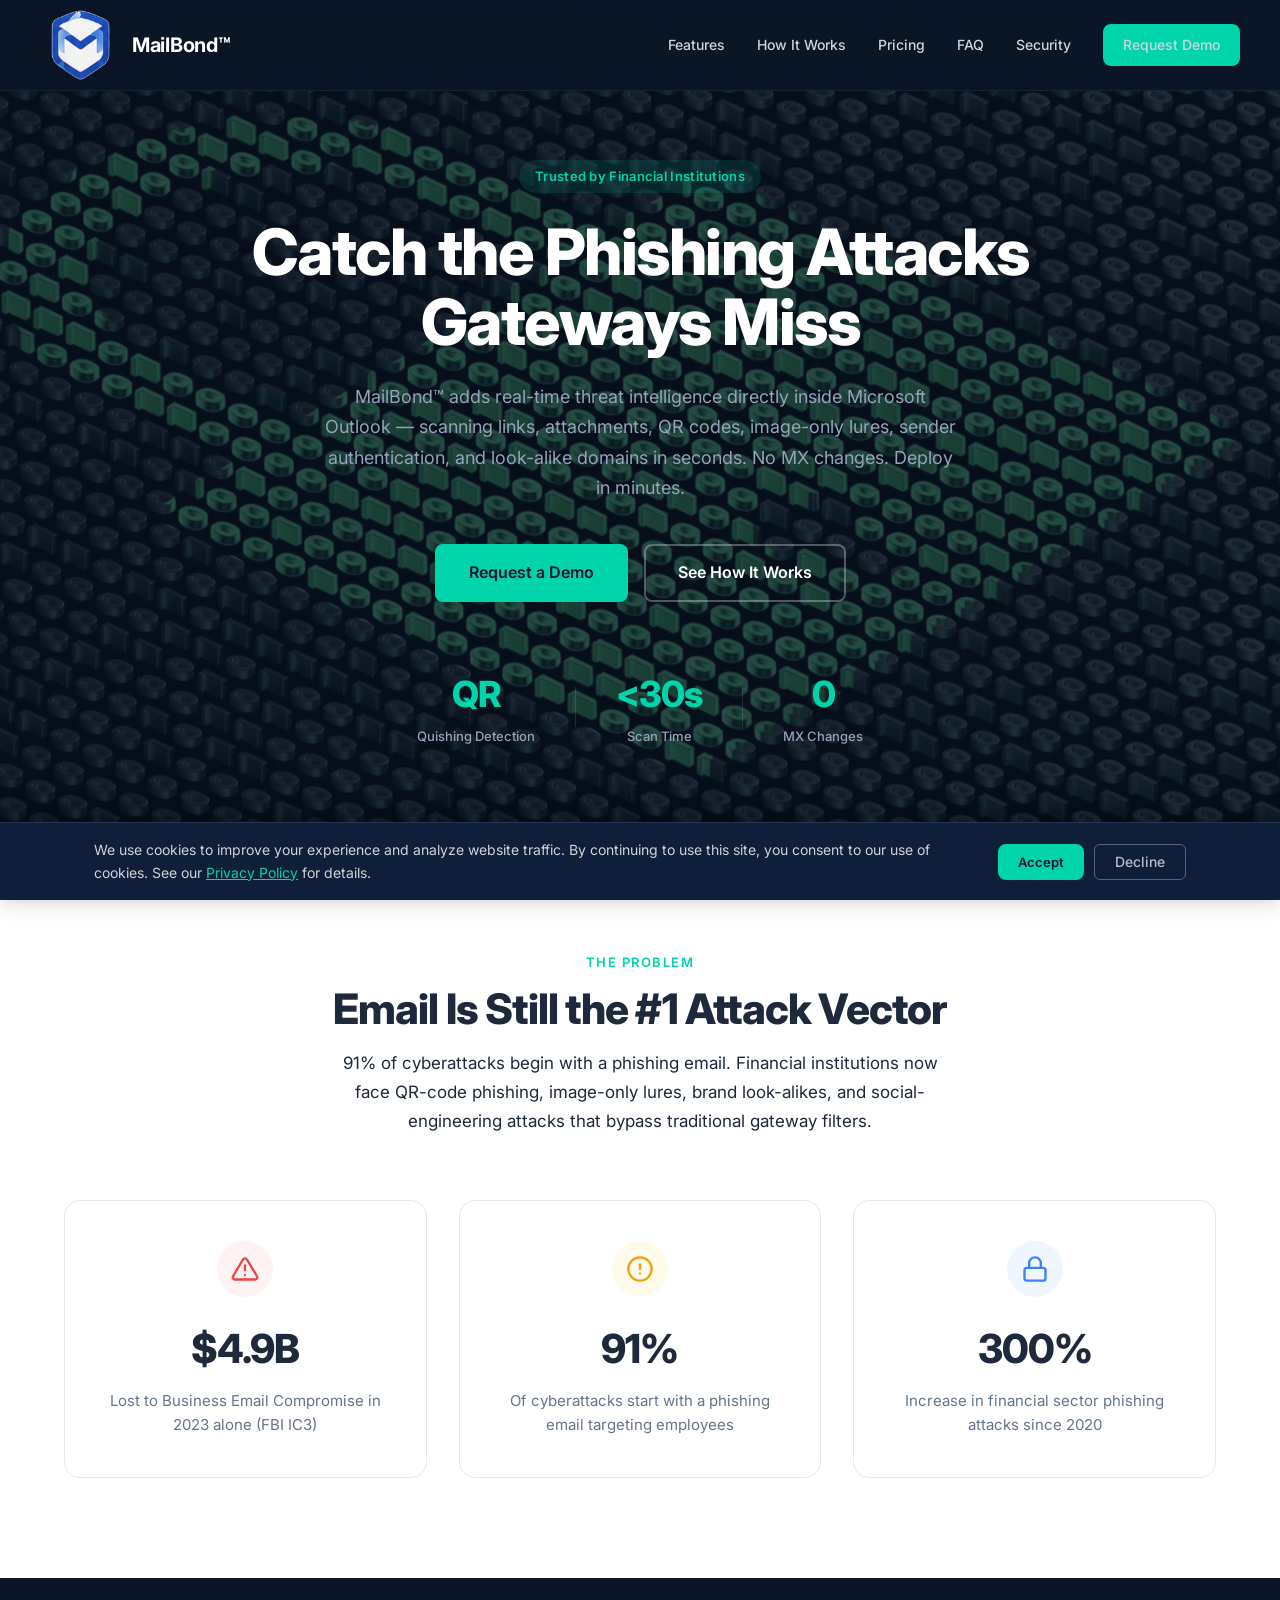
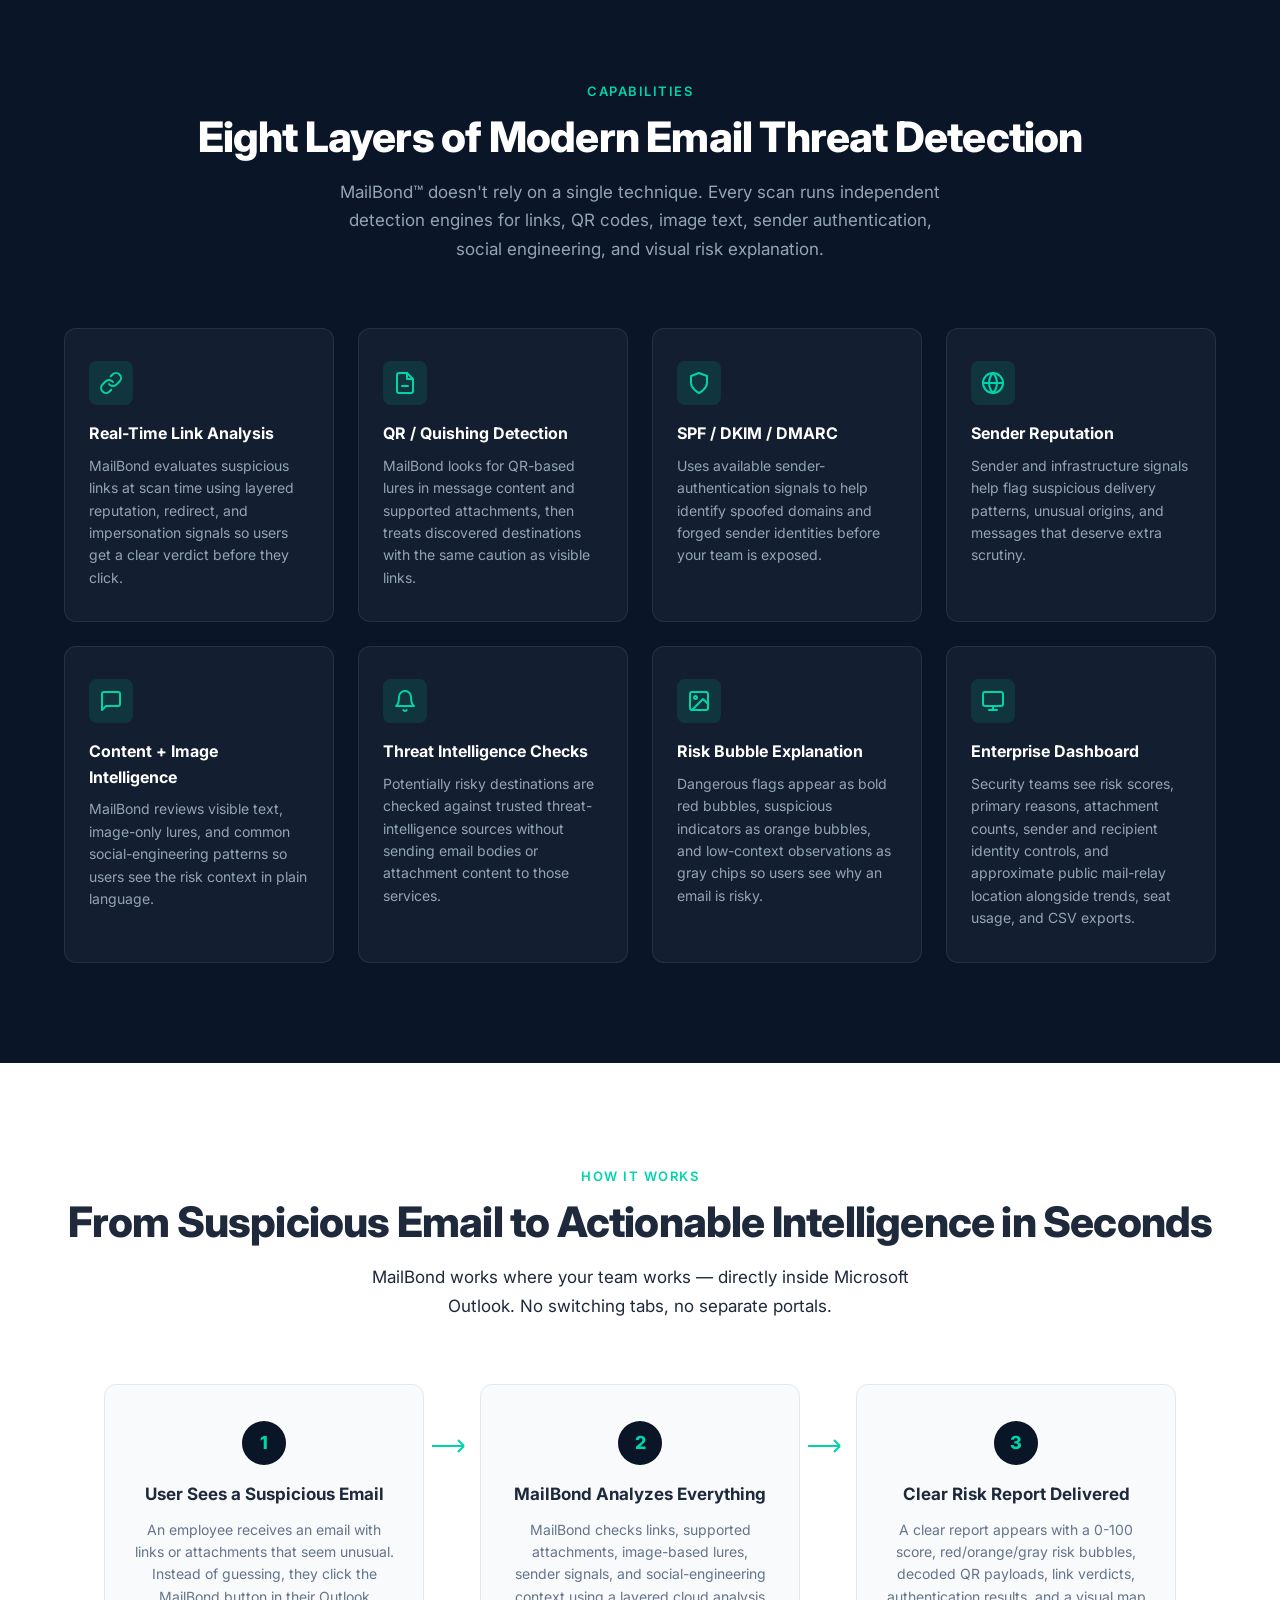
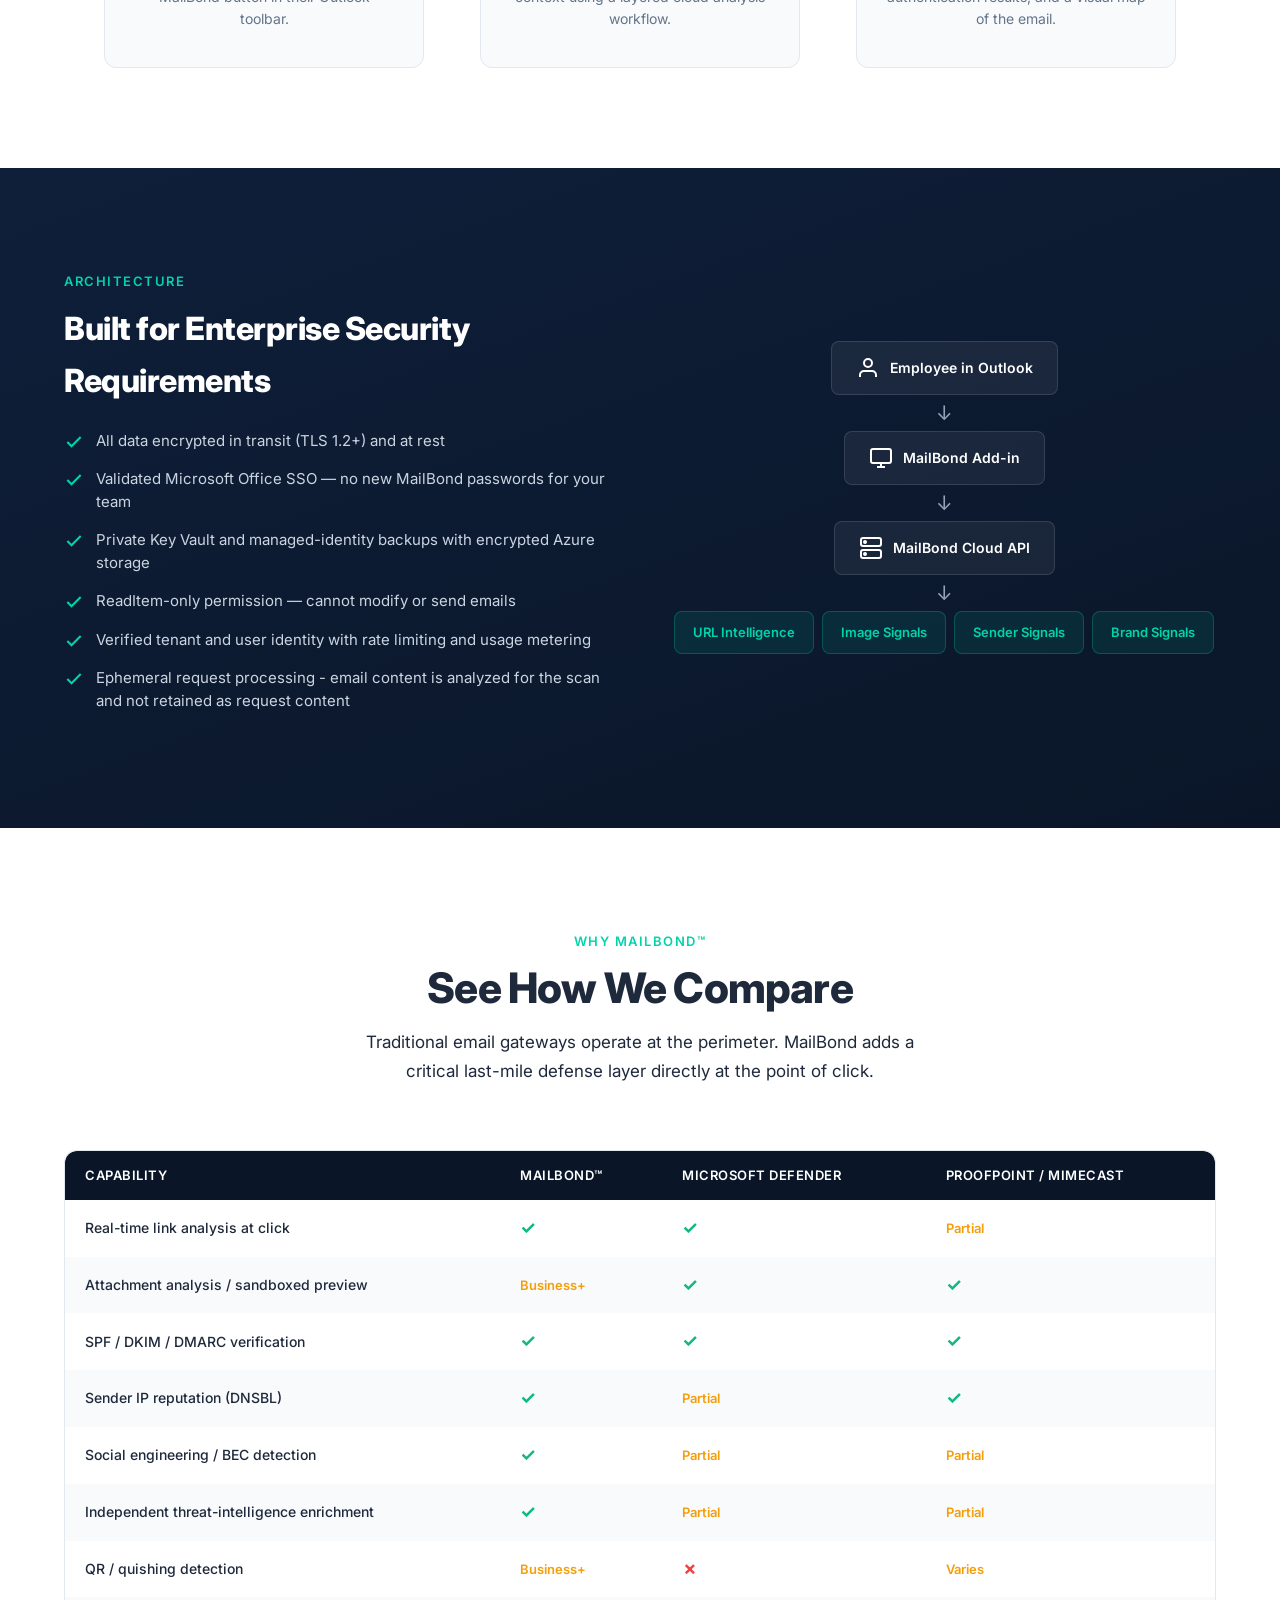
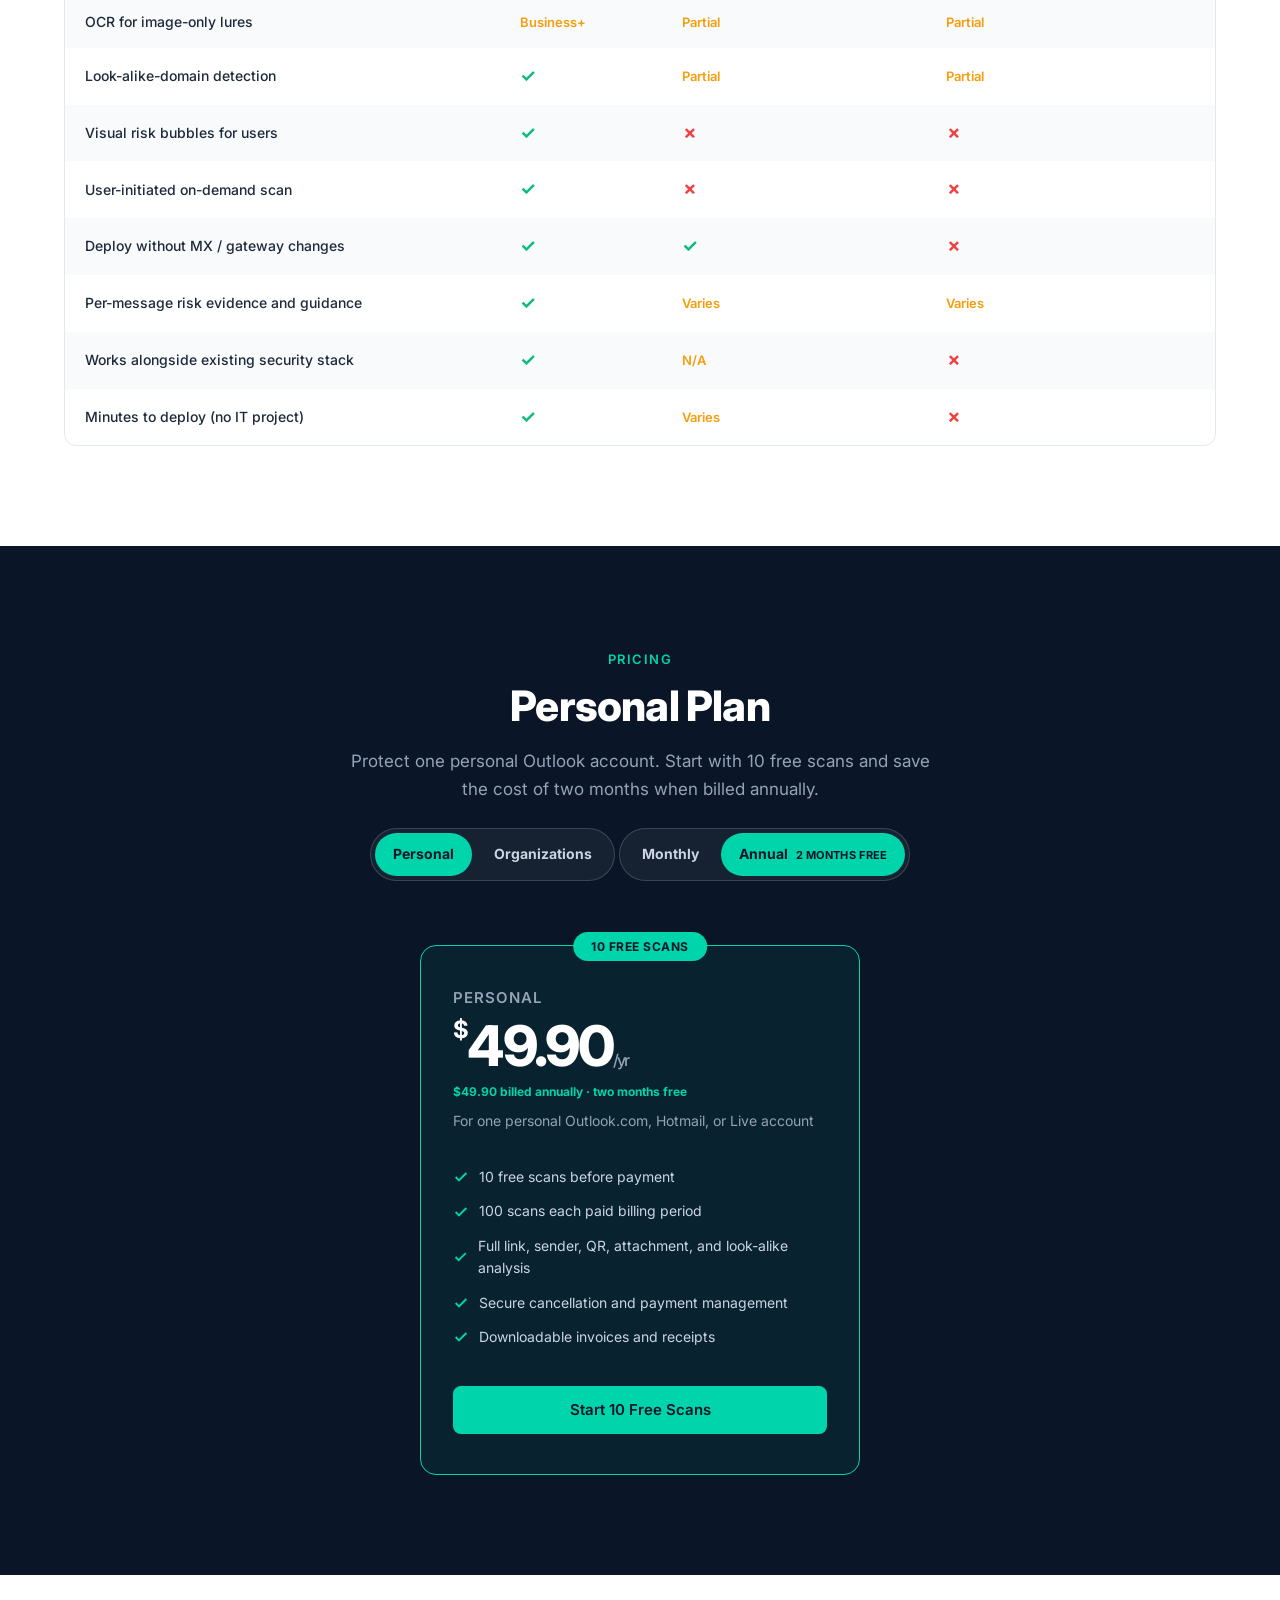
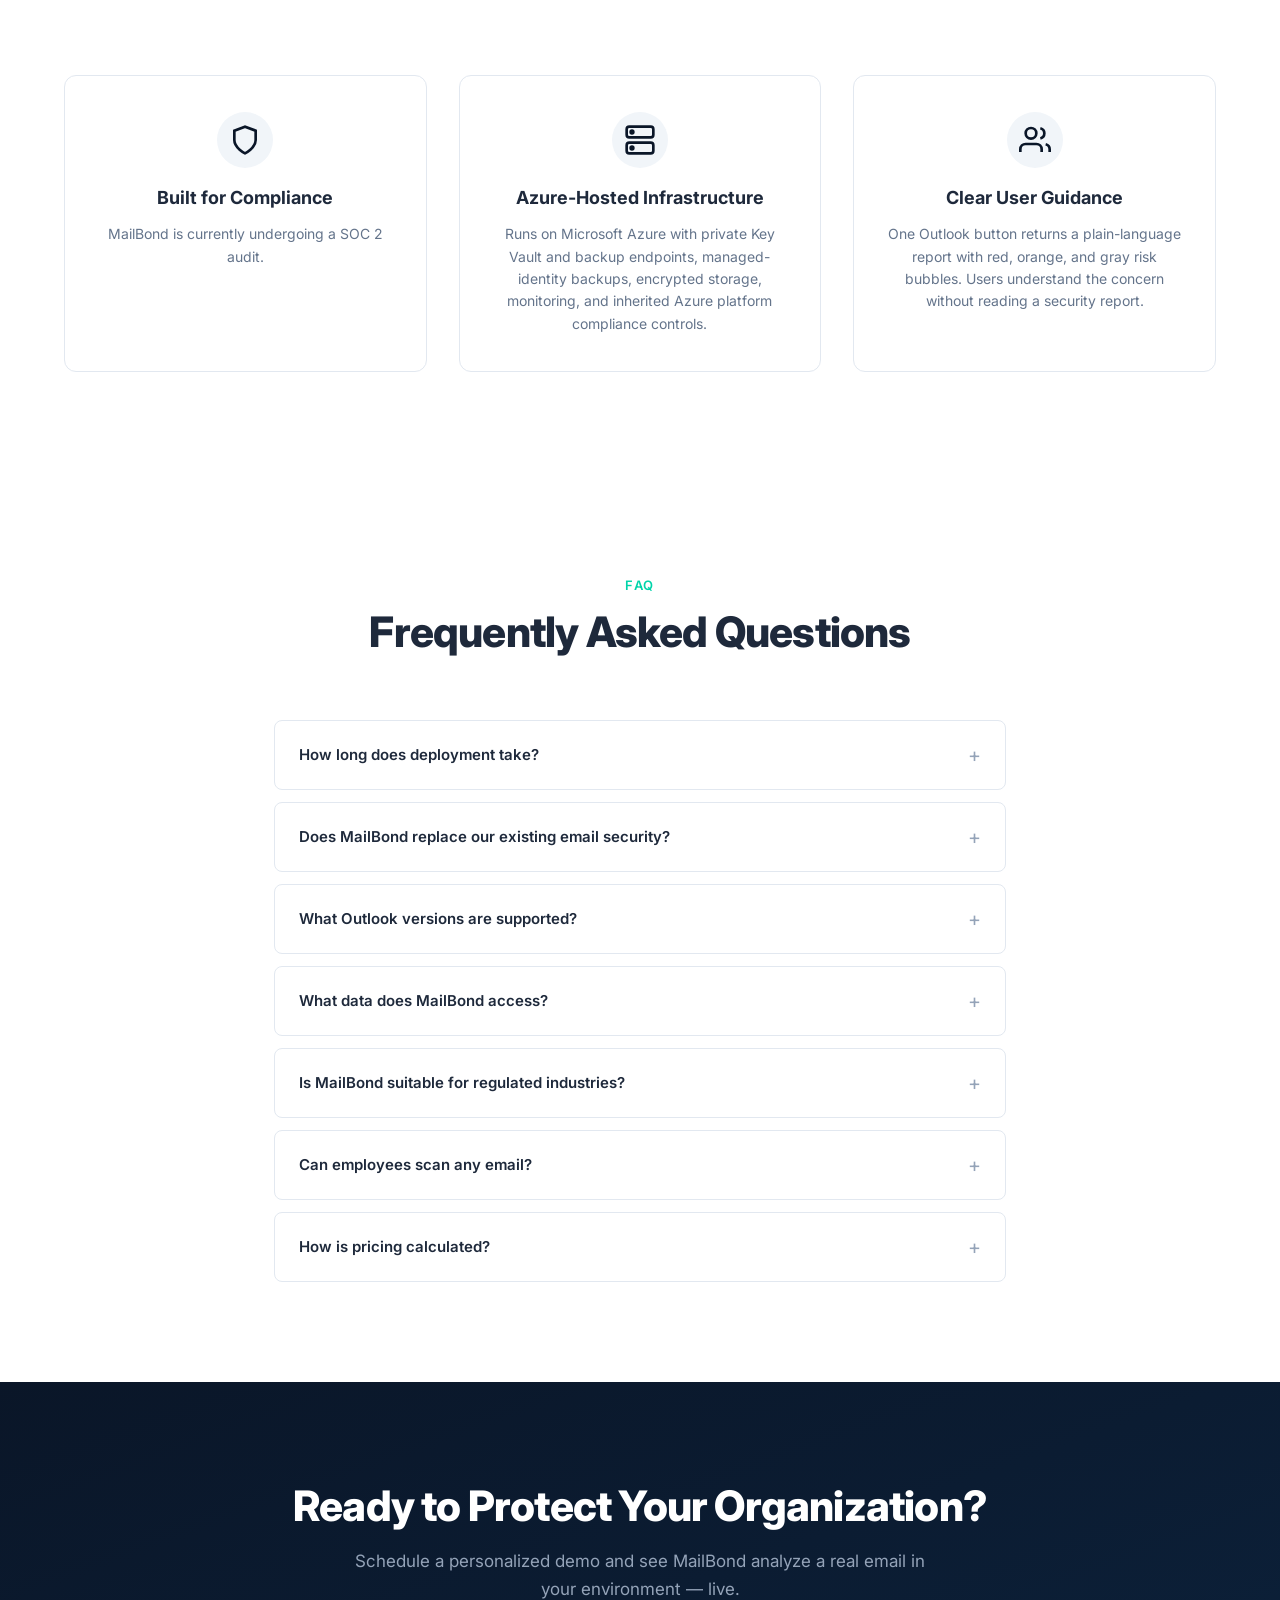
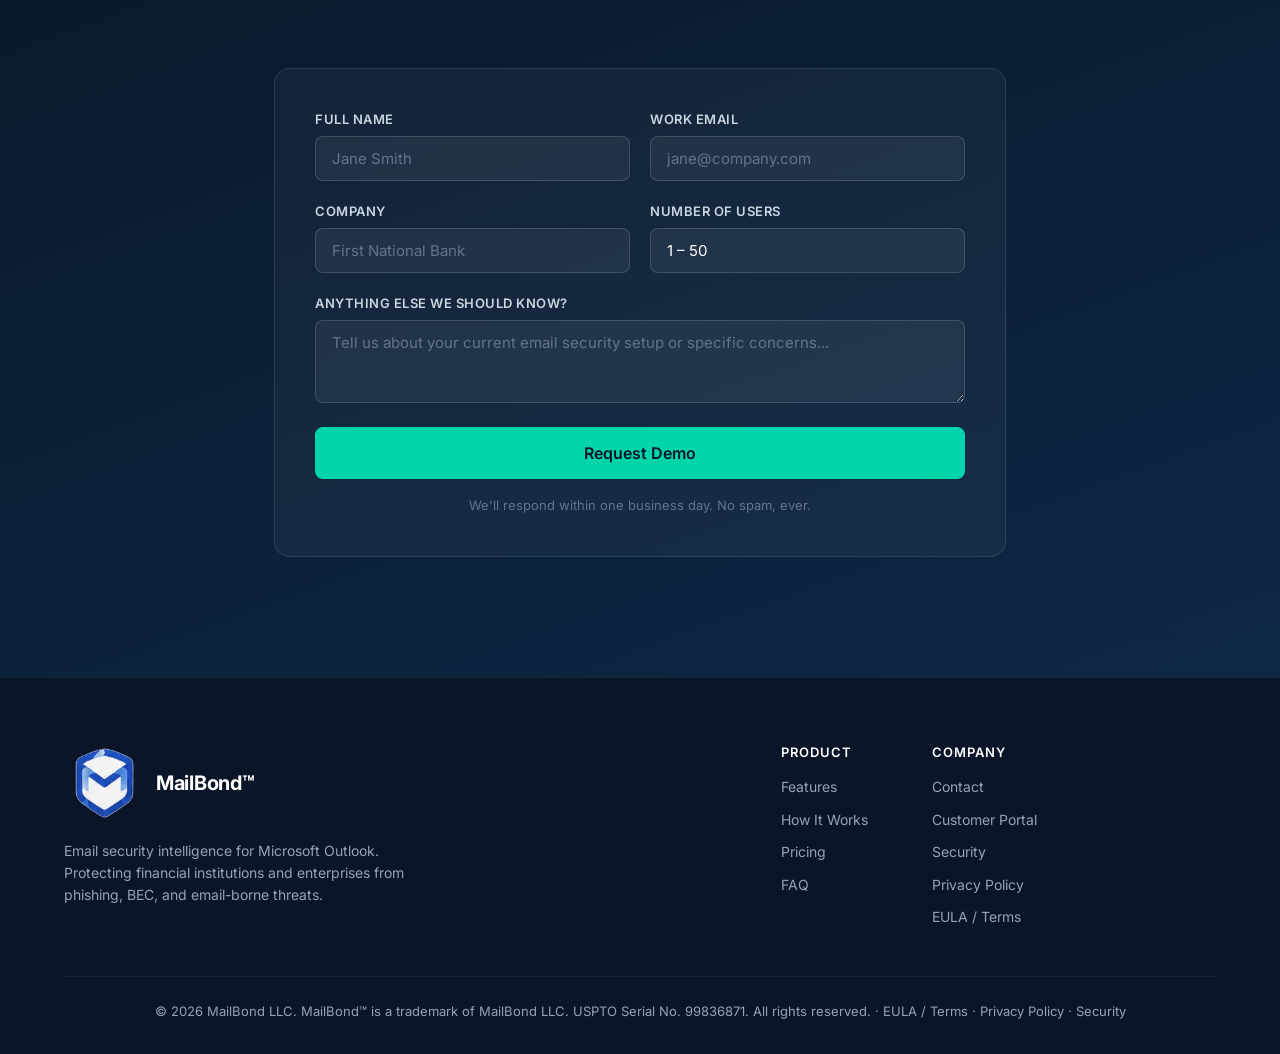
<file: index.html>
<!DOCTYPE html>
<html lang="en">
<head>
  <meta charset="UTF-8" />
  <meta name="viewport" content="width=device-width, initial-scale=1.0" />
  <title>MailBond™ — Email Security Intelligence for Microsoft Outlook</title>
  <meta name="description" content="MailBond™ protects financial institutions and enterprises from phishing, BEC, QR-code phishing, look-alike domains, and image-only email lures with Outlook-native threat intelligence." />
  <meta name="keywords" content="email security, phishing protection, QR phishing, quishing detection, Outlook add-in, BEC protection, OCR phishing detection, look-alike domain detection" />
  <meta property="og:title" content="MailBond™ — Email Security Intelligence for Microsoft Outlook" />
  <meta property="og:description" content="Real-time phishing, QR-code, OCR, look-alike-domain, attachment, and social-engineering analysis inside Microsoft Outlook — deployed in minutes." />
  <meta property="og:type" content="website" />
  <meta property="og:url" content="https://mailbond.us" />
  <link rel="preconnect" href="https://fonts.googleapis.com" />
  <link rel="preconnect" href="https://fonts.gstatic.com" crossorigin />
  <link href="https://fonts.googleapis.com/css2?family=Inter:wght@400;500;600;700;800;900&display=swap" rel="stylesheet" />
  <link rel="stylesheet" href="css/style.css" />
  <link rel="icon" type="image/png" sizes="512x512" href="assets/logo-hq.png" />
  <link rel="icon" type="image/png" sizes="32x32" href="assets/icon-32.png" />
</head>
<body>

  <!-- ========== NAVIGATION ========== -->
  <nav class="nav" id="nav">
    <div class="nav-inner container">
      <a href="#" class="nav-logo">
        <img src="assets/logo-hq.png" alt="MailBond" />
        <span>MailBond™</span>
      </a>
      <div class="nav-links" id="nav-links">
        <a href="#features">Features</a>
        <a href="#how-it-works">How It Works</a>
        <a href="#pricing">Pricing</a>
        <a href="#faq">FAQ</a>
        <a href="/security.html">Security</a>
        <a href="#contact" class="btn btn-sm btn-primary">Request Demo</a>
      </div>
      <button class="nav-toggle" id="nav-toggle" aria-label="Toggle menu">
        <span></span><span></span><span></span>
      </button>
    </div>
  </nav>

  <!-- ========== HERO ========== -->
  <header class="hero">
    <div class="hero-bg"></div>
    <div class="container hero-inner">
      <div class="hero-badge">Trusted by Financial Institutions</div>
      <h1>Catch the Phishing Attacks<br/>Gateways Miss</h1>
      <p class="hero-sub">MailBond™ adds real-time threat intelligence directly inside Microsoft Outlook — scanning links, attachments, QR codes, image-only lures, sender authentication, and look-alike domains in seconds. No MX changes. Deploy in minutes.</p>
      <div class="hero-ctas">
        <a href="#contact" class="btn btn-primary btn-lg">Request a Demo</a>
        <a href="#how-it-works" class="btn btn-outline btn-lg">See How It Works</a>
      </div>
      <div class="hero-stats">
        <div class="hero-stat">
          <span class="hero-stat-number">QR</span>
          <span class="hero-stat-label">Quishing Detection</span>
        </div>
        <div class="hero-stat-divider"></div>
        <div class="hero-stat">
          <span class="hero-stat-number">&lt;30s</span>
          <span class="hero-stat-label">Scan Time</span>
        </div>
        <div class="hero-stat-divider"></div>
        <div class="hero-stat">
          <span class="hero-stat-number">0</span>
          <span class="hero-stat-label">MX Changes</span>
        </div>
      </div>
    </div>
  </header>

  <!-- ========== PROBLEM ========== -->
  <section class="section section-light" id="problem">
    <div class="container">
      <div class="section-header">
        <span class="section-tag">The Problem</span>
        <h2>Email Is Still the #1 Attack Vector</h2>
        <p class="section-sub">91% of cyberattacks begin with a phishing email. Financial institutions now face QR-code phishing, image-only lures, brand look-alikes, and social-engineering attacks that bypass traditional gateway filters.</p>
      </div>
      <div class="problem-grid">
        <div class="problem-card">
          <div class="problem-icon problem-icon-red">
            <svg width="28" height="28" viewBox="0 0 24 24" fill="none" stroke="currentColor" stroke-width="2" stroke-linecap="round" stroke-linejoin="round"><path d="M10.29 3.86L1.82 18a2 2 0 001.71 3h16.94a2 2 0 001.71-3L13.71 3.86a2 2 0 00-3.42 0z"/><line x1="12" y1="9" x2="12" y2="13"/><line x1="12" y1="17" x2="12.01" y2="17"/></svg>
          </div>
          <h3>$4.9B</h3>
          <p>Lost to Business Email Compromise in 2023 alone (FBI IC3)</p>
        </div>
        <div class="problem-card">
          <div class="problem-icon problem-icon-orange">
            <svg width="28" height="28" viewBox="0 0 24 24" fill="none" stroke="currentColor" stroke-width="2" stroke-linecap="round" stroke-linejoin="round"><circle cx="12" cy="12" r="10"/><line x1="12" y1="8" x2="12" y2="12"/><line x1="12" y1="16" x2="12.01" y2="16"/></svg>
          </div>
          <h3>91%</h3>
          <p>Of cyberattacks start with a phishing email targeting employees</p>
        </div>
        <div class="problem-card">
          <div class="problem-icon problem-icon-blue">
            <svg width="28" height="28" viewBox="0 0 24 24" fill="none" stroke="currentColor" stroke-width="2" stroke-linecap="round" stroke-linejoin="round"><rect x="3" y="11" width="18" height="11" rx="2" ry="2"/><path d="M7 11V7a5 5 0 0110 0v4"/></svg>
          </div>
          <h3>300%</h3>
          <p>Increase in financial sector phishing attacks since 2020</p>
        </div>
      </div>
    </div>
  </section>

  <!-- ========== FEATURES ========== -->
  <section class="section section-dark" id="features">
    <div class="container">
      <div class="section-header">
        <span class="section-tag tag-light">Capabilities</span>
        <h2>Eight Layers of Modern Email Threat Detection</h2>
        <p class="section-sub">MailBond™ doesn't rely on a single technique. Every scan runs independent detection engines for links, QR codes, image text, sender authentication, social engineering, and visual risk explanation.</p>
      </div>
      <div class="features-grid">
        <div class="feature-card">
          <div class="feature-icon">
            <svg width="24" height="24" viewBox="0 0 24 24" fill="none" stroke="currentColor" stroke-width="2" stroke-linecap="round" stroke-linejoin="round"><path d="M10 13a5 5 0 007.54.54l3-3a5 5 0 00-7.07-7.07l-1.72 1.71"/><path d="M14 11a5 5 0 00-7.54-.54l-3 3a5 5 0 007.07 7.07l1.71-1.71"/></svg>
          </div>
          <h3>Real-Time Link Analysis</h3>
          <p>MailBond evaluates suspicious links at scan time using layered reputation, redirect, and impersonation signals so users get a clear verdict before they click.</p>
        </div>
        <div class="feature-card">
          <div class="feature-icon">
            <svg width="24" height="24" viewBox="0 0 24 24" fill="none" stroke="currentColor" stroke-width="2" stroke-linecap="round" stroke-linejoin="round"><path d="M14 2H6a2 2 0 00-2 2v16a2 2 0 002 2h12a2 2 0 002-2V8z"/><polyline points="14 2 14 8 20 8"/><line x1="9" y1="15" x2="15" y2="15"/></svg>
          </div>
          <h3>QR / Quishing Detection</h3>
          <p>MailBond looks for QR-based lures in message content and supported attachments, then treats discovered destinations with the same caution as visible links.</p>
        </div>
        <div class="feature-card">
          <div class="feature-icon">
            <svg width="24" height="24" viewBox="0 0 24 24" fill="none" stroke="currentColor" stroke-width="2" stroke-linecap="round" stroke-linejoin="round"><path d="M12 22s8-4 8-10V5l-8-3-8 3v7c0 6 8 10 8 10z"/></svg>
          </div>
          <h3>SPF / DKIM / DMARC</h3>
          <p>Uses available sender-authentication signals to help identify spoofed domains and forged sender identities before your team is exposed.</p>
        </div>
        <div class="feature-card">
          <div class="feature-icon">
            <svg width="24" height="24" viewBox="0 0 24 24" fill="none" stroke="currentColor" stroke-width="2" stroke-linecap="round" stroke-linejoin="round"><circle cx="12" cy="12" r="10"/><line x1="2" y1="12" x2="22" y2="12"/><path d="M12 2a15.3 15.3 0 014 10 15.3 15.3 0 01-4 10 15.3 15.3 0 01-4-10 15.3 15.3 0 014-10z"/></svg>
          </div>
          <h3>Sender Reputation</h3>
          <p>Sender and infrastructure signals help flag suspicious delivery patterns, unusual origins, and messages that deserve extra scrutiny.</p>
        </div>
        <div class="feature-card">
          <div class="feature-icon">
            <svg width="24" height="24" viewBox="0 0 24 24" fill="none" stroke="currentColor" stroke-width="2" stroke-linecap="round" stroke-linejoin="round"><path d="M21 15a2 2 0 01-2 2H7l-4 4V5a2 2 0 012-2h14a2 2 0 012 2z"/></svg>
          </div>
          <h3>Content + Image Intelligence</h3>
          <p>MailBond reviews visible text, image-only lures, and common social-engineering patterns so users see the risk context in plain language.</p>
        </div>
        <div class="feature-card">
          <div class="feature-icon">
            <svg width="24" height="24" viewBox="0 0 24 24" fill="none" stroke="currentColor" stroke-width="2" stroke-linecap="round" stroke-linejoin="round"><path d="M18 8A6 6 0 006 8c0 7-3 9-3 9h18s-3-2-3-9"/><path d="M13.73 21a2 2 0 01-3.46 0"/></svg>
          </div>
          <h3>Threat Intelligence Checks</h3>
          <p>Potentially risky destinations are checked against trusted threat-intelligence sources without sending email bodies or attachment content to those services.</p>
        </div>
        <div class="feature-card">
          <div class="feature-icon">
            <svg width="24" height="24" viewBox="0 0 24 24" fill="none" stroke="currentColor" stroke-width="2" stroke-linecap="round" stroke-linejoin="round"><rect x="3" y="3" width="18" height="18" rx="2" ry="2"/><circle cx="8.5" cy="8.5" r="1.5"/><polyline points="21 15 16 10 5 21"/></svg>
          </div>
          <h3>Risk Bubble Explanation</h3>
          <p>Dangerous flags appear as bold red bubbles, suspicious indicators as orange bubbles, and low-context observations as gray chips so users see why an email is risky.</p>
        </div>
        <div class="feature-card">
          <div class="feature-icon">
            <svg width="24" height="24" viewBox="0 0 24 24" fill="none" stroke="currentColor" stroke-width="2" stroke-linecap="round" stroke-linejoin="round"><rect x="2" y="3" width="20" height="14" rx="2" ry="2"/><line x1="8" y1="21" x2="16" y2="21"/><line x1="12" y1="17" x2="12" y2="21"/></svg>
          </div>
          <h3>Enterprise Dashboard</h3>
          <p>Security teams see risk scores, primary reasons, attachment counts, sender and recipient identity controls, and approximate public mail-relay location alongside trends, seat usage, and CSV exports.</p>
        </div>
      </div>
    </div>
  </section>

  <!-- ========== HOW IT WORKS ========== -->
  <section class="section section-light" id="how-it-works">
    <div class="container">
      <div class="section-header">
        <span class="section-tag">How It Works</span>
        <h2>From Suspicious Email to Actionable Intelligence in Seconds</h2>
        <p class="section-sub">MailBond works where your team works — directly inside Microsoft Outlook. No switching tabs, no separate portals.</p>
      </div>
      <div class="steps-grid">
        <div class="step-card">
          <div class="step-number">1</div>
          <h3>User Sees a Suspicious Email</h3>
          <p>An employee receives an email with links or attachments that seem unusual. Instead of guessing, they click the MailBond button in their Outlook toolbar.</p>
        </div>
        <div class="step-connector">
          <svg width="40" height="24" viewBox="0 0 40 24"><path d="M0 12h32m0 0l-6-6m6 6l-6 6" stroke="#00d4aa" stroke-width="2" fill="none"/></svg>
        </div>
        <div class="step-card">
          <div class="step-number">2</div>
          <h3>MailBond Analyzes Everything</h3>
          <p>MailBond checks links, supported attachments, image-based lures, sender signals, and social-engineering context using a layered cloud analysis workflow.</p>
        </div>
        <div class="step-connector">
          <svg width="40" height="24" viewBox="0 0 40 24"><path d="M0 12h32m0 0l-6-6m6 6l-6 6" stroke="#00d4aa" stroke-width="2" fill="none"/></svg>
        </div>
        <div class="step-card">
          <div class="step-number">3</div>
          <h3>Clear Risk Report Delivered</h3>
          <p>A clear report appears with a 0-100 score, red/orange/gray risk bubbles, decoded QR payloads, link verdicts, authentication results, and a visual map of the email.</p>
        </div>
      </div>
    </div>
  </section>

  <!-- ========== DATA FLOW ========== -->
  <section class="section section-accent">
    <div class="container">
      <div class="flow-content">
        <div class="flow-text">
          <span class="section-tag tag-light">Architecture</span>
          <h2>Built for Enterprise Security Requirements</h2>
          <ul class="flow-list">
            <li>
              <svg width="20" height="20" viewBox="0 0 24 24" fill="none" stroke="#00d4aa" stroke-width="2.5"><polyline points="20 6 9 17 4 12"/></svg>
              <span>All data encrypted in transit (TLS 1.2+) and at rest</span>
            </li>
            <li>
              <svg width="20" height="20" viewBox="0 0 24 24" fill="none" stroke="#00d4aa" stroke-width="2.5"><polyline points="20 6 9 17 4 12"/></svg>
              <span>Validated Microsoft Office SSO — no new MailBond passwords for your team</span>
            </li>
            <li>
              <svg width="20" height="20" viewBox="0 0 24 24" fill="none" stroke="#00d4aa" stroke-width="2.5"><polyline points="20 6 9 17 4 12"/></svg>
              <span>Private Key Vault and managed-identity backups with encrypted Azure storage</span>
            </li>
            <li>
              <svg width="20" height="20" viewBox="0 0 24 24" fill="none" stroke="#00d4aa" stroke-width="2.5"><polyline points="20 6 9 17 4 12"/></svg>
              <span>ReadItem-only permission — cannot modify or send emails</span>
            </li>
            <li>
              <svg width="20" height="20" viewBox="0 0 24 24" fill="none" stroke="#00d4aa" stroke-width="2.5"><polyline points="20 6 9 17 4 12"/></svg>
              <span>Verified tenant and user identity with rate limiting and usage metering</span>
            </li>
            <li>
              <svg width="20" height="20" viewBox="0 0 24 24" fill="none" stroke="#00d4aa" stroke-width="2.5"><polyline points="20 6 9 17 4 12"/></svg>
              <span>Ephemeral request processing - email content is analyzed for the scan and not retained as request content</span>
            </li>
          </ul>
        </div>
        <div class="flow-diagram">
          <div class="flow-box flow-box-user">
            <svg width="24" height="24" viewBox="0 0 24 24" fill="none" stroke="currentColor" stroke-width="2"><path d="M20 21v-2a4 4 0 00-4-4H8a4 4 0 00-4 4v2"/><circle cx="12" cy="7" r="4"/></svg>
            <span>Employee in Outlook</span>
          </div>
          <div class="flow-arrow">&#8595;</div>
          <div class="flow-box flow-box-addin">
            <svg width="24" height="24" viewBox="0 0 24 24" fill="none" stroke="currentColor" stroke-width="2"><rect x="2" y="3" width="20" height="14" rx="2"/><path d="M8 21h8M12 17v4"/></svg>
            <span>MailBond Add-in</span>
          </div>
          <div class="flow-arrow">&#8595;</div>
          <div class="flow-box flow-box-api">
            <svg width="24" height="24" viewBox="0 0 24 24" fill="none" stroke="currentColor" stroke-width="2"><rect x="2" y="2" width="20" height="8" rx="2"/><rect x="2" y="14" width="20" height="8" rx="2"/><circle cx="6" cy="6" r="1"/><circle cx="6" cy="18" r="1"/></svg>
            <span>MailBond Cloud API</span>
          </div>
          <div class="flow-arrow">&#8595;</div>
          <div class="flow-box-row">
            <div class="flow-box flow-box-engine">URL Intelligence</div>
            <div class="flow-box flow-box-engine">Image Signals</div>
            <div class="flow-box flow-box-engine">Sender Signals</div>
            <div class="flow-box flow-box-engine">Brand Signals</div>
          </div>
        </div>
      </div>
    </div>
  </section>

  <!-- ========== COMPARISON ========== -->
  <section class="section section-light" id="comparison">
    <div class="container">
      <div class="section-header">
        <span class="section-tag">Why MailBond™</span>
        <h2>See How We Compare</h2>
        <p class="section-sub">Traditional email gateways operate at the perimeter. MailBond adds a critical last-mile defense layer directly at the point of click.</p>
      </div>
      <div class="table-wrap">
        <table class="compare-table">
          <thead>
            <tr>
              <th>Capability</th>
              <th>MailBond™</th>
              <th>Microsoft Defender</th>
              <th>Proofpoint / Mimecast</th>
            </tr>
          </thead>
          <tbody>
            <tr>
              <td>Real-time link analysis at click</td>
              <td><span class="check">&#10003;</span></td>
              <td><span class="check">&#10003;</span></td>
              <td><span class="partial">Partial</span></td>
            </tr>
            <tr>
              <td>Attachment analysis / sandboxed preview</td>
              <td><span class="partial">Business+</span></td>
              <td><span class="check">&#10003;</span></td>
              <td><span class="check">&#10003;</span></td>
            </tr>
            <tr>
              <td>SPF / DKIM / DMARC verification</td>
              <td><span class="check">&#10003;</span></td>
              <td><span class="check">&#10003;</span></td>
              <td><span class="check">&#10003;</span></td>
            </tr>
            <tr>
              <td>Sender IP reputation (DNSBL)</td>
              <td><span class="check">&#10003;</span></td>
              <td><span class="partial">Partial</span></td>
              <td><span class="check">&#10003;</span></td>
            </tr>
            <tr>
              <td>Social engineering / BEC detection</td>
              <td><span class="check">&#10003;</span></td>
              <td><span class="partial">Partial</span></td>
              <td><span class="partial">Partial</span></td>
            </tr>
            <tr>
              <td>Independent threat-intelligence enrichment</td>
              <td><span class="check">&#10003;</span></td>
              <td><span class="partial">Partial</span></td>
              <td><span class="partial">Partial</span></td>
            </tr>
            <tr>
              <td>QR / quishing detection</td>
              <td><span class="partial">Business+</span></td>
              <td><span class="cross">&#10007;</span></td>
              <td><span class="partial">Varies</span></td>
            </tr>
            <tr>
              <td>OCR for image-only lures</td>
              <td><span class="partial">Business+</span></td>
              <td><span class="partial">Partial</span></td>
              <td><span class="partial">Partial</span></td>
            </tr>
            <tr>
              <td>Look-alike-domain detection</td>
              <td><span class="check">&#10003;</span></td>
              <td><span class="partial">Partial</span></td>
              <td><span class="partial">Partial</span></td>
            </tr>
            <tr>
              <td>Visual risk bubbles for users</td>
              <td><span class="check">&#10003;</span></td>
              <td><span class="cross">&#10007;</span></td>
              <td><span class="cross">&#10007;</span></td>
            </tr>
            <tr>
              <td>User-initiated on-demand scan</td>
              <td><span class="check">&#10003;</span></td>
              <td><span class="cross">&#10007;</span></td>
              <td><span class="cross">&#10007;</span></td>
            </tr>
            <tr>
              <td>Deploy without MX / gateway changes</td>
              <td><span class="check">&#10003;</span></td>
              <td><span class="check">&#10003;</span></td>
              <td><span class="cross">&#10007;</span></td>
            </tr>
            <tr>
              <td>Per-message risk evidence and guidance</td>
              <td><span class="check">&#10003;</span></td>
              <td><span class="partial">Varies</span></td>
              <td><span class="partial">Varies</span></td>
            </tr>
            <tr>
              <td>Works alongside existing security stack</td>
              <td><span class="check">&#10003;</span></td>
              <td><span class="partial">N/A</span></td>
              <td><span class="cross">&#10007;</span></td>
            </tr>
            <tr>
              <td>Minutes to deploy (no IT project)</td>
              <td><span class="check">&#10003;</span></td>
              <td><span class="partial">Varies</span></td>
              <td><span class="cross">&#10007;</span></td>
            </tr>
          </tbody>
        </table>
      </div>
    </div>
  </section>

  <!-- ========== PRICING ========== -->
  <section class="section section-dark" id="pricing">
    <div class="container">
      <div class="section-header">
        <span class="section-tag tag-light">Pricing</span>
        <h2 id="pricing-heading">Personal Plan</h2>
        <p class="section-sub" id="pricing-subtitle">Protect one personal Outlook account. Start with 10 free scans and save the cost of two months when billed annually.</p>
        <div class="billing-toggle" role="group" aria-label="Account type">
          <button class="billing-toggle-option active" type="button" data-pricing-audience="personal" aria-pressed="true">Personal</button>
          <button class="billing-toggle-option" type="button" data-pricing-audience="organization" aria-pressed="false">Organizations</button>
        </div>
        <div class="billing-toggle" role="group" aria-label="Billing frequency">
          <button class="billing-toggle-option" type="button" data-billing-period="monthly" aria-pressed="false">Monthly</button>
          <button class="billing-toggle-option active" type="button" data-billing-period="annual" aria-pressed="true">
            Annual <span>2 months free</span>
          </button>
        </div>
      </div>
      <div class="pricing-grid pricing-grid-personal" data-pricing-panel="personal">
        <div class="pricing-card pricing-card-featured">
          <div class="pricing-badge">10 free scans</div>
          <div class="pricing-tier">Personal</div>
          <div class="pricing-price">
            <span class="pricing-currency">$</span><span class="pricing-amount" data-monthly="4.99" data-annual="49.90">49.90</span><span class="pricing-period" data-monthly="/mo" data-annual="/yr">/yr</span>
          </div>
          <div class="pricing-billing-note" data-monthly="$4.99 billed monthly" data-annual="$49.90 billed annually · two months free">$49.90 billed annually · two months free</div>
          <div class="pricing-desc">For one personal Outlook.com, Hotmail, or Live account</div>
          <ul class="pricing-features">
            <li><svg width="16" height="16" viewBox="0 0 24 24" fill="none" stroke="#00d4aa" stroke-width="3"><polyline points="20 6 9 17 4 12"/></svg> 10 free scans before payment</li>
            <li><svg width="16" height="16" viewBox="0 0 24 24" fill="none" stroke="#00d4aa" stroke-width="3"><polyline points="20 6 9 17 4 12"/></svg> 100 scans each paid billing period</li>
            <li><svg width="16" height="16" viewBox="0 0 24 24" fill="none" stroke="#00d4aa" stroke-width="3"><polyline points="20 6 9 17 4 12"/></svg> Full link, sender, QR, attachment, and look-alike analysis</li>
            <li><svg width="16" height="16" viewBox="0 0 24 24" fill="none" stroke="#00d4aa" stroke-width="3"><polyline points="20 6 9 17 4 12"/></svg> Secure cancellation and payment management</li>
            <li><svg width="16" height="16" viewBox="0 0 24 24" fill="none" stroke="#00d4aa" stroke-width="3"><polyline points="20 6 9 17 4 12"/></svg> Downloadable invoices and receipts</li>
          </ul>
          <a href="https://dashboard.mailbond.us/dashboard/personal?billing=year" class="btn btn-primary btn-block pricing-personal-link">Start 10 Free Scans</a>
        </div>
      </div>
      <div class="pricing-grid" data-pricing-panel="organization" hidden>
        <div class="pricing-card">
          <div class="pricing-tier">Starter</div>
          <div class="pricing-price">
            <span class="pricing-currency">$</span><span class="pricing-amount" data-monthly="3" data-annual="30">30</span><span class="pricing-period" data-monthly="/user/mo" data-annual="/user/yr">/user/yr</span>
          </div>
          <div class="pricing-billing-note" data-monthly="$15/month minimum for 5 users" data-annual="$150/year minimum for 5 users">$150/year minimum for 5 users</div>
          <div class="pricing-desc">For small teams and growing organizations</div>
          <ul class="pricing-features">
            <li><svg width="16" height="16" viewBox="0 0 24 24" fill="none" stroke="#00d4aa" stroke-width="3"><polyline points="20 6 9 17 4 12"/></svg> 5 to 50 users</li>
            <li><svg width="16" height="16" viewBox="0 0 24 24" fill="none" stroke="#00d4aa" stroke-width="3"><polyline points="20 6 9 17 4 12"/></svg> Core link and sender-risk analysis</li>
            <li><svg width="16" height="16" viewBox="0 0 24 24" fill="none" stroke="#00d4aa" stroke-width="3"><polyline points="20 6 9 17 4 12"/></svg> Customer dashboard</li>
            <li><svg width="16" height="16" viewBox="0 0 24 24" fill="none" stroke="#00d4aa" stroke-width="3"><polyline points="20 6 9 17 4 12"/></svg> Email support</li>
            <li><svg width="16" height="16" viewBox="0 0 24 24" fill="none" stroke="#00d4aa" stroke-width="3"><polyline points="20 6 9 17 4 12"/></svg> Microsoft SSO</li>
          </ul>
          <a href="https://dashboard.mailbond.us/dashboard/onboarding?tier=starter&amp;billing=year&amp;users=5" class="btn btn-outline btn-block pricing-onboarding-link" data-plan="starter">Start 14-Day Trial</a>
        </div>
        <div class="pricing-card pricing-card-featured">
          <div class="pricing-badge">Most Popular</div>
          <div class="pricing-tier">Business</div>
          <div class="pricing-price">
            <span class="pricing-currency">$</span><span class="pricing-amount" data-monthly="5" data-annual="50">50</span><span class="pricing-period" data-monthly="/user/mo" data-annual="/user/yr">/user/yr</span>
          </div>
          <div class="pricing-billing-note" data-monthly="$25/month minimum for 5 users" data-annual="$250/year minimum for 5 users">$250/year minimum for 5 users</div>
          <div class="pricing-desc">For organizations with serious security requirements</div>
          <ul class="pricing-features">
            <li><svg width="16" height="16" viewBox="0 0 24 24" fill="none" stroke="#00d4aa" stroke-width="3"><polyline points="20 6 9 17 4 12"/></svg> 5-user minimum, no maximum</li>
            <li><svg width="16" height="16" viewBox="0 0 24 24" fill="none" stroke="#00d4aa" stroke-width="3"><polyline points="20 6 9 17 4 12"/></svg> Full QR, OCR, attachment, safe preview, and look-alike analysis</li>
            <li><svg width="16" height="16" viewBox="0 0 24 24" fill="none" stroke="#00d4aa" stroke-width="3"><polyline points="20 6 9 17 4 12"/></svg> Priority support</li>
            <li><svg width="16" height="16" viewBox="0 0 24 24" fill="none" stroke="#00d4aa" stroke-width="3"><polyline points="20 6 9 17 4 12"/></svg> Advanced analytics</li>
            <li><svg width="16" height="16" viewBox="0 0 24 24" fill="none" stroke="#00d4aa" stroke-width="3"><polyline points="20 6 9 17 4 12"/></svg> Per-message risk evidence and guidance</li>
            <li><svg width="16" height="16" viewBox="0 0 24 24" fill="none" stroke="#00d4aa" stroke-width="3"><polyline points="20 6 9 17 4 12"/></svg> Scan history &amp; analytics</li>
          </ul>
          <a href="https://dashboard.mailbond.us/dashboard/onboarding?tier=business&amp;billing=year&amp;users=5" class="btn btn-primary btn-block pricing-onboarding-link" data-plan="business">Start 14-Day Trial</a>
        </div>
        <div class="pricing-card">
          <div class="pricing-tier">Enterprise</div>
          <div class="pricing-price"><span class="pricing-custom">Custom</span></div>
          <div class="pricing-billing-note">Five-user minimum</div>
          <div class="pricing-desc">For regulated industries with specific requirements</div>
          <ul class="pricing-features">
            <li><svg width="16" height="16" viewBox="0 0 24 24" fill="none" stroke="#00d4aa" stroke-width="3"><polyline points="20 6 9 17 4 12"/></svg> Everything in Business</li>
            <li><svg width="16" height="16" viewBox="0 0 24 24" fill="none" stroke="#00d4aa" stroke-width="3"><polyline points="20 6 9 17 4 12"/></svg> Security documentation package</li>
            <li><svg width="16" height="16" viewBox="0 0 24 24" fill="none" stroke="#00d4aa" stroke-width="3"><polyline points="20 6 9 17 4 12"/></svg> Custom SLA</li>
            <li><svg width="16" height="16" viewBox="0 0 24 24" fill="none" stroke="#00d4aa" stroke-width="3"><polyline points="20 6 9 17 4 12"/></svg> On-boarding support</li>
            <li><svg width="16" height="16" viewBox="0 0 24 24" fill="none" stroke="#00d4aa" stroke-width="3"><polyline points="20 6 9 17 4 12"/></svg> Volume discounts</li>
            <li><svg width="16" height="16" viewBox="0 0 24 24" fill="none" stroke="#00d4aa" stroke-width="3"><polyline points="20 6 9 17 4 12"/></svg> Procurement and security review support</li>
          </ul>
          <a href="#contact" class="btn btn-outline btn-block">Contact Sales</a>
        </div>
      </div>
    </div>
  </section>

  <!-- ========== TESTIMONIAL / TRUST ========== -->
  <section class="section section-light">
    <div class="container">
      <div class="trust-grid">
        <div class="trust-card">
          <div class="trust-icon">
            <svg width="32" height="32" viewBox="0 0 24 24" fill="none" stroke="#0a1628" stroke-width="2"><path d="M12 22s8-4 8-10V5l-8-3-8 3v7c0 6 8 10 8 10z"/></svg>
          </div>
          <h3>Built for Compliance</h3>
          <p>MailBond is currently undergoing a SOC 2 audit.</p>
        </div>
        <div class="trust-card">
          <div class="trust-icon">
            <svg width="32" height="32" viewBox="0 0 24 24" fill="none" stroke="#0a1628" stroke-width="2"><rect x="2" y="2" width="20" height="8" rx="2"/><rect x="2" y="14" width="20" height="8" rx="2"/><circle cx="6" cy="6" r="1" fill="#0a1628"/><circle cx="6" cy="18" r="1" fill="#0a1628"/></svg>
          </div>
          <h3>Azure-Hosted Infrastructure</h3>
          <p>Runs on Microsoft Azure with private Key Vault and backup endpoints, managed-identity backups, encrypted storage, monitoring, and inherited Azure platform compliance controls.</p>
        </div>
        <div class="trust-card">
          <div class="trust-icon">
            <svg width="32" height="32" viewBox="0 0 24 24" fill="none" stroke="#0a1628" stroke-width="2"><path d="M17 21v-2a4 4 0 00-4-4H5a4 4 0 00-4 4v2"/><circle cx="9" cy="7" r="4"/><path d="M23 21v-2a4 4 0 00-3-3.87"/><path d="M16 3.13a4 4 0 010 7.75"/></svg>
          </div>
          <h3>Clear User Guidance</h3>
          <p>One Outlook button returns a plain-language report with red, orange, and gray risk bubbles. Users understand the concern without reading a security report.</p>
        </div>
      </div>
    </div>
  </section>

  <!-- ========== FAQ ========== -->
  <section class="section section-light" id="faq">
    <div class="container container-narrow">
      <div class="section-header">
        <span class="section-tag">FAQ</span>
        <h2>Frequently Asked Questions</h2>
      </div>
      <div class="faq-list">
        <details class="faq-item">
          <summary>How long does deployment take?</summary>
          <p>Most organizations are up and running in under 15 minutes. MailBond is deployed through Microsoft 365 admin center — no MX record changes, no gateway reconfiguration, no agents to install on endpoints.</p>
        </details>
        <details class="faq-item">
          <summary>Does MailBond replace our existing email security?</summary>
          <p>No — MailBond is designed to complement your existing stack. It adds a user-facing last-mile defense layer that works alongside Microsoft Defender, Proofpoint, Mimecast, or any gateway solution. Think of it as the safety net after everything else.</p>
        </details>
        <details class="faq-item">
          <summary>What Outlook versions are supported?</summary>
          <p>MailBond supports Outlook on the web, Outlook on Windows (new and classic), Outlook on Mac, and Outlook on iOS/Android. Mobile users receive inline scan results with a safe visual preview and tappable link hotspots. Some advanced features like email header analysis require desktop or web Outlook.</p>
        </details>
        <details class="faq-item">
          <summary>What data does MailBond access?</summary>
          <p>MailBond uses the ReadItem permission only — it can read the currently selected email's content, links, supported attachments, sender and recipient context, and available headers. It cannot browse other mailbox items, send or modify mail, or access calendars, contacts, tasks, rules, or mailbox settings. Each scan request is ephemeral: content is validated, analyzed, returned as a verdict, and destroyed. Production scan logs retain a timestamp, tier, risk score, primary reason, attachment count, sender and recipient domains, and an available validated public sender mail-relay IP for up to 90 days. Authorized tenant administrators may opt in to encrypted full-address retention for 7 or 30 days with bounded extensions up to one year. Subjects, URLs, attachment names or content, headers, screenshots, OCR text, and decoded QR payloads are never persisted.</p>
        </details>
        <details class="faq-item">
          <summary>Is MailBond suitable for regulated industries?</summary>
          <p>Yes. MailBond was designed with financial institutions in mind and is currently undergoing a SOC 2 audit. We provide minimized scan-history exports, per-user analytics, seat management, and explicit data-retention controls. Every selected message proceeds through analysis regardless of sender. Request content is not persisted; minimized scan metadata is retained for up to 90 days, can be exported before purge, and can be deleted on request.</p>
        </details>
        <details class="faq-item">
          <summary>Can employees scan any email?</summary>
          <p>Yes. Users can scan any email in their inbox on demand by clicking the MailBond button in the Outlook ribbon. This is particularly valuable for emails that bypass gateway filters or internal phishing simulations.</p>
        </details>
        <details class="faq-item">
          <summary>How is pricing calculated?</summary>
          <p>Personal pricing covers one Microsoft account with 100 scans per paid billing period. Organization pricing is per user with a five-user minimum. Both offer monthly billing or two months free with annual billing. Volume discounts are available for organizations with 200+ users.</p>
        </details>
      </div>
    </div>
  </section>

  <!-- ========== CTA / CONTACT ========== -->
  <section class="section section-cta" id="contact">
    <div class="container container-narrow">
      <div class="section-header">
        <h2>Ready to Protect Your Organization?</h2>
        <p class="section-sub">Schedule a personalized demo and see MailBond analyze a real email in your environment — live.</p>
      </div>
      <form class="contact-form" id="contact-form">
        <div class="contact-form-fields">
          <div class="form-row">
            <div class="form-group">
              <label for="name">Full Name</label>
              <input type="text" id="name" name="name" required placeholder="Jane Smith" />
            </div>
            <div class="form-group">
              <label for="email">Work Email</label>
              <input type="email" id="email" name="email" required placeholder="jane@company.com" />
            </div>
          </div>
          <div class="form-row">
            <div class="form-group">
              <label for="company">Company</label>
              <input type="text" id="company" name="company" required placeholder="First National Bank" />
            </div>
            <div class="form-group">
              <label for="users">Number of Users</label>
              <select id="users" name="users">
                <option value="1-50">1 – 50</option>
                <option value="51-200">51 – 200</option>
                <option value="201-500">201 – 500</option>
                <option value="500+">500+</option>
              </select>
            </div>
          </div>
          <div class="form-group">
            <label for="message">Anything else we should know?</label>
            <textarea id="message" name="message" rows="3" placeholder="Tell us about your current email security setup or specific concerns..."></textarea>
          </div>
          <button type="submit" class="btn btn-primary btn-lg btn-block">Request Demo</button>
          <p class="form-note">We'll respond within one business day. No spam, ever.</p>
        </div>
        <div class="contact-form-success" role="status" tabindex="-1" hidden>
          <h3>Thank you</h3>
          <p>Your demo request has been submitted. A member of the MailBond team will contact you within one business day.</p>
        </div>
      </form>
    </div>
  </section>

  <!-- ========== FOOTER ========== -->
  <footer class="footer">
    <div class="container">
      <div class="footer-inner">
        <div class="footer-brand">
          <a href="#" class="nav-logo">
            <img src="assets/logo-hq.png" alt="MailBond" width="70" height="70" />
            <span>MailBond™</span>
          </a>
          <p>Email security intelligence for Microsoft Outlook. Protecting financial institutions and enterprises from phishing, BEC, and email-borne threats.</p>
        </div>
        <div class="footer-links">
          <div class="footer-col">
            <h4>Product</h4>
            <a href="#features">Features</a>
            <a href="#how-it-works">How It Works</a>
            <a href="#pricing">Pricing</a>
            <a href="#faq">FAQ</a>
          </div>
          <div class="footer-col">
            <h4>Company</h4>
            <a href="#contact">Contact</a>
            <a href="https://dashboard.mailbond.us/dashboard" target="_blank">Customer Portal</a>
            <a href="/security.html">Security</a>
            <a href="/privacy.html">Privacy Policy</a>
            <a href="/eula.html">EULA / Terms</a>
          </div>
        </div>
      </div>
      <div class="footer-bottom">
        <p>&copy; 2026 MailBond LLC. MailBond™ is a trademark of MailBond LLC. USPTO Serial No. 99836871. All rights reserved. · <a href="/eula.html">EULA / Terms</a> · <a href="/privacy.html">Privacy Policy</a> · <a href="/security.html">Security</a></p>
      </div>
    </div>
  </footer>

  <!-- Cookie Consent Banner -->
  <div id="cookie-banner" class="cookie-banner" style="display:none;">
    <div class="cookie-inner">
      <p>We use cookies to improve your experience and analyze website traffic. By continuing to use this site, you consent to our use of cookies. See our <a href="/privacy.html">Privacy Policy</a> for details.</p>
      <div class="cookie-actions">
        <button id="cookie-accept" class="btn btn-sm btn-primary">Accept</button>
        <button id="cookie-decline" class="btn btn-sm btn-outline">Decline</button>
      </div>
    </div>
  </div>

  <script src="js/main.js"></script>
</body>
</html>
</file>
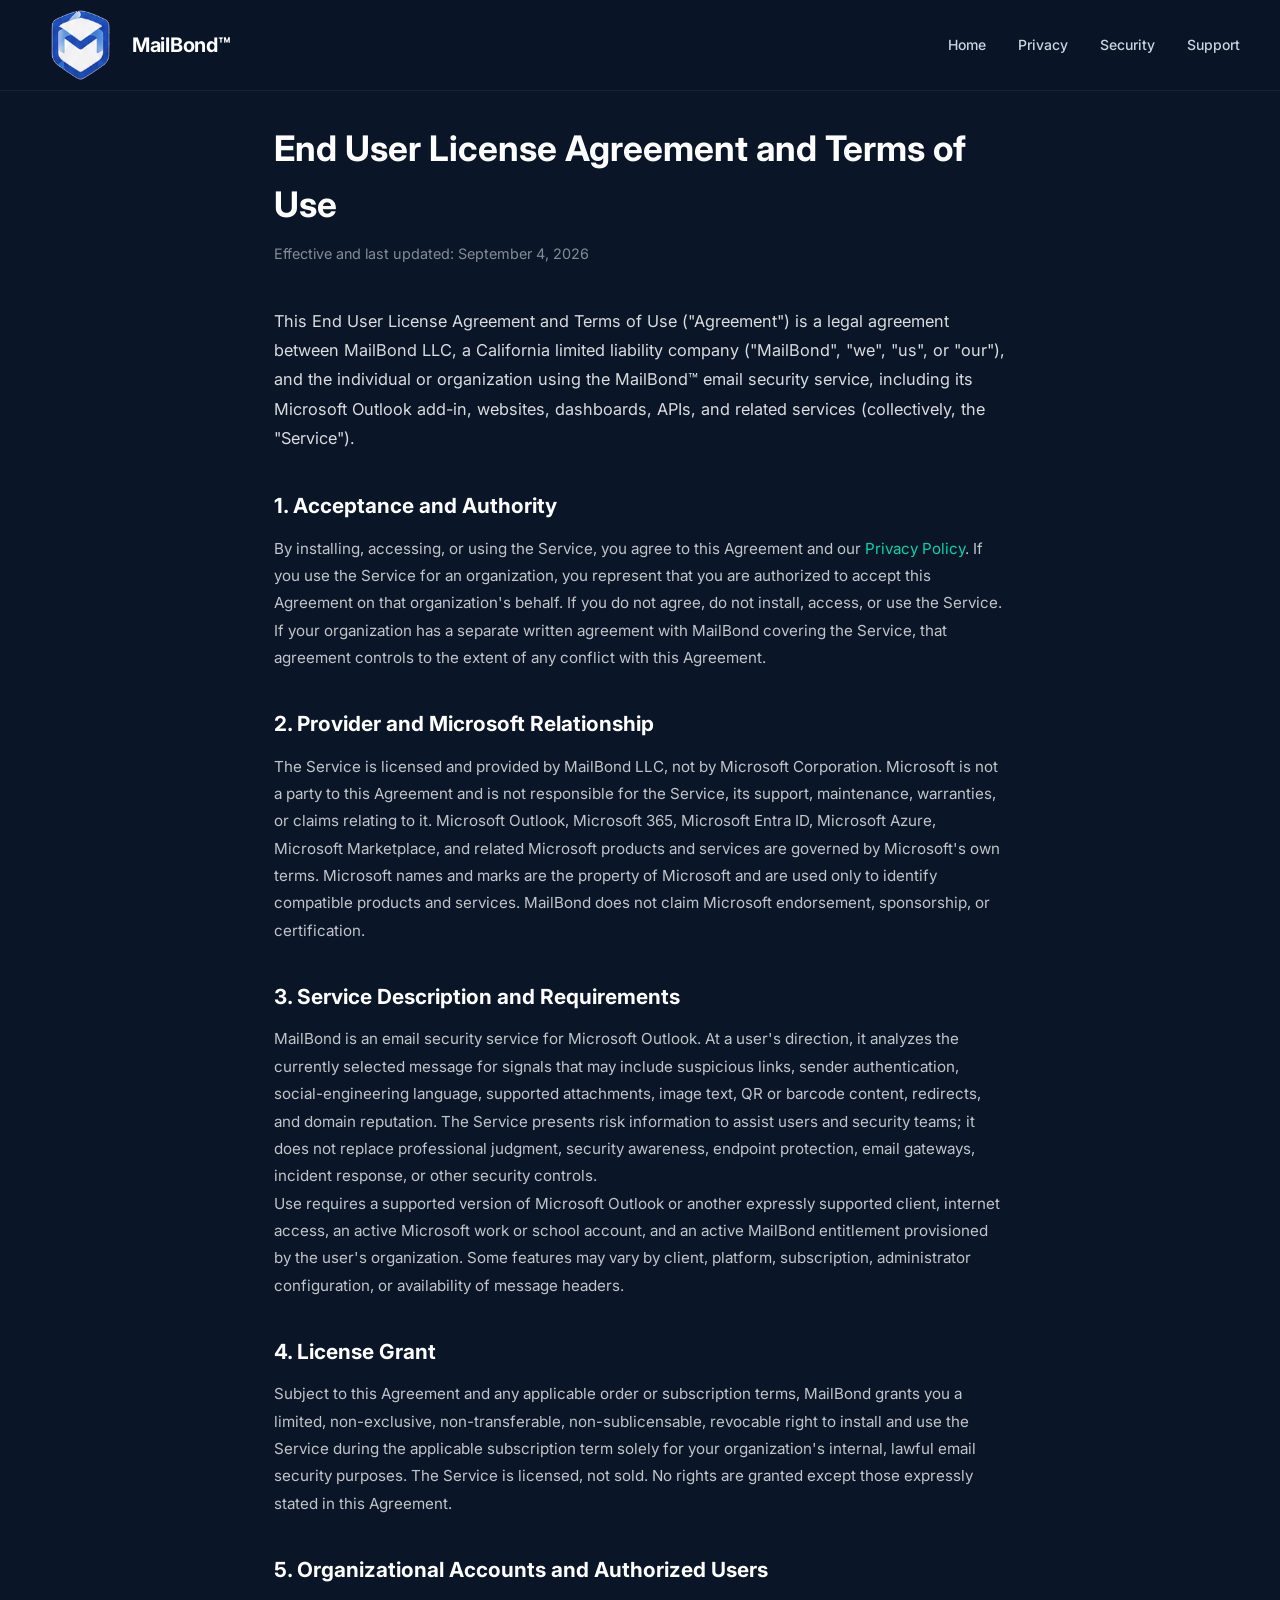
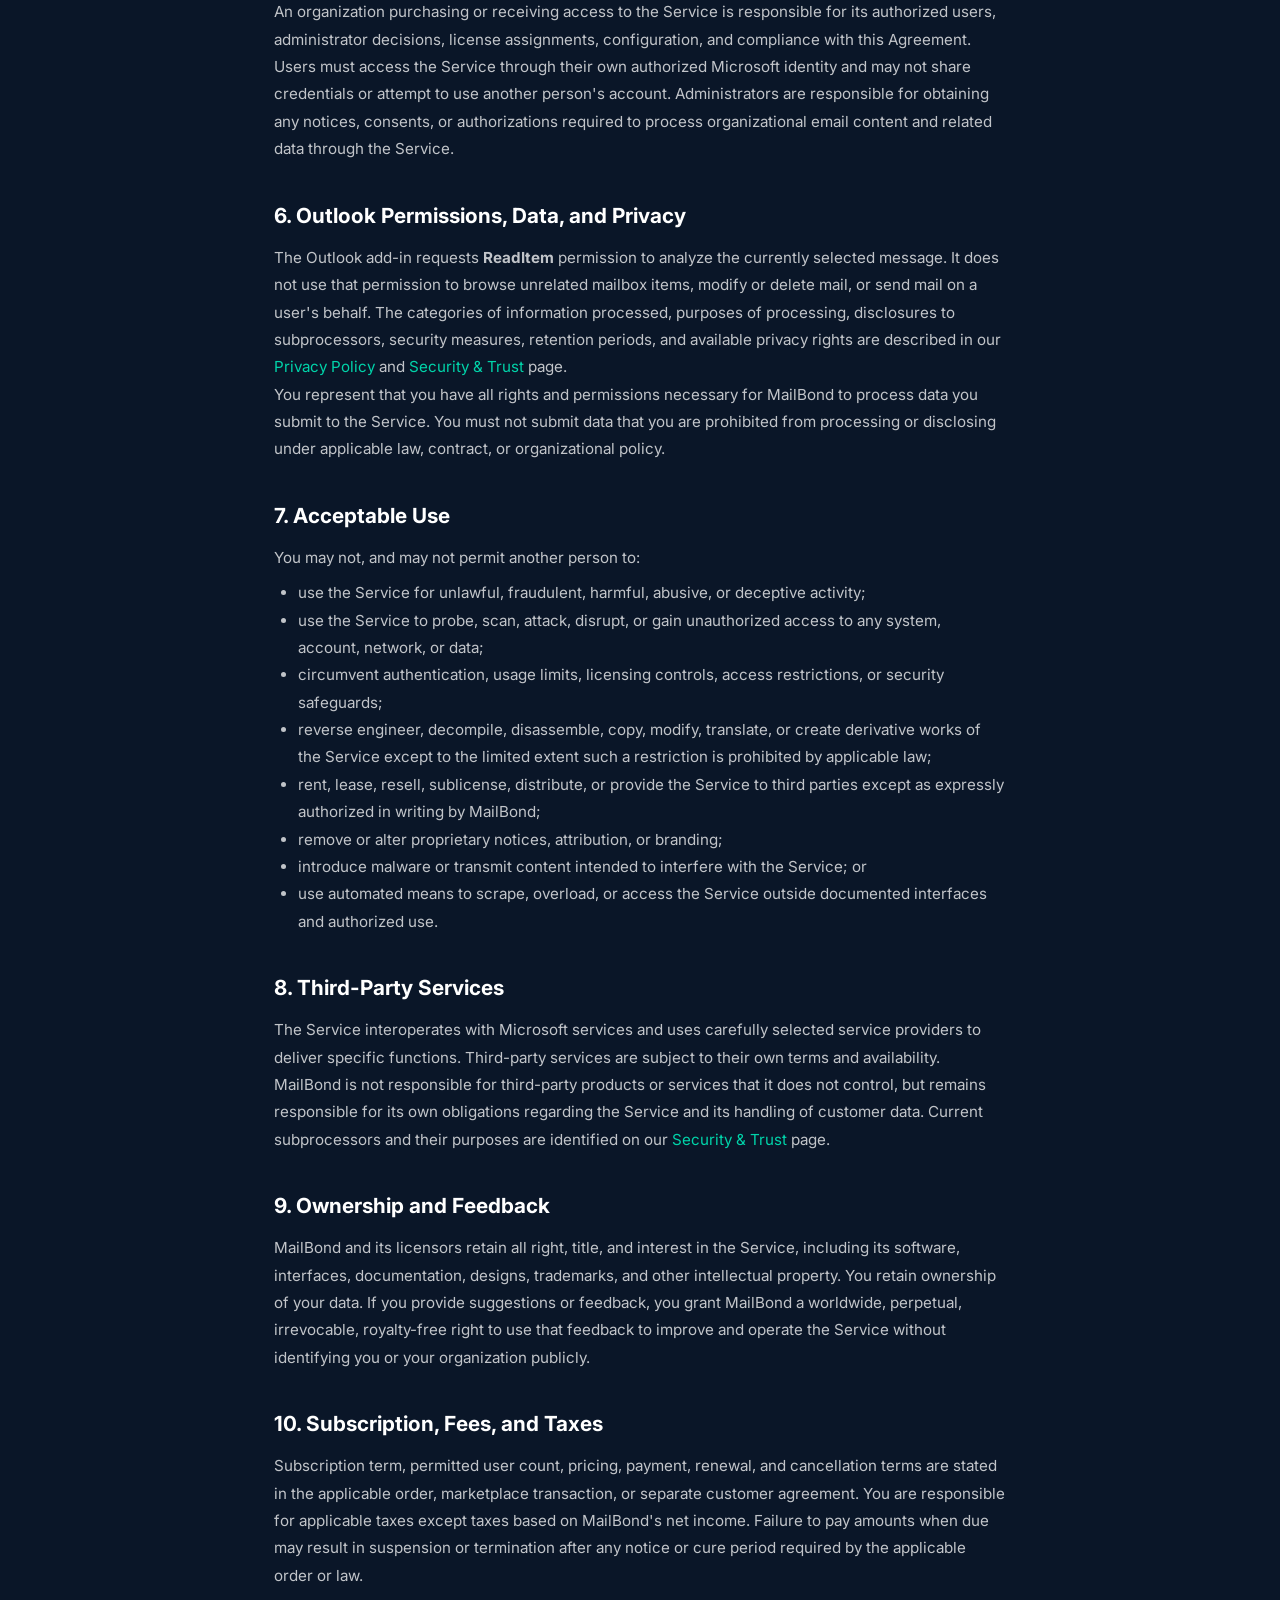
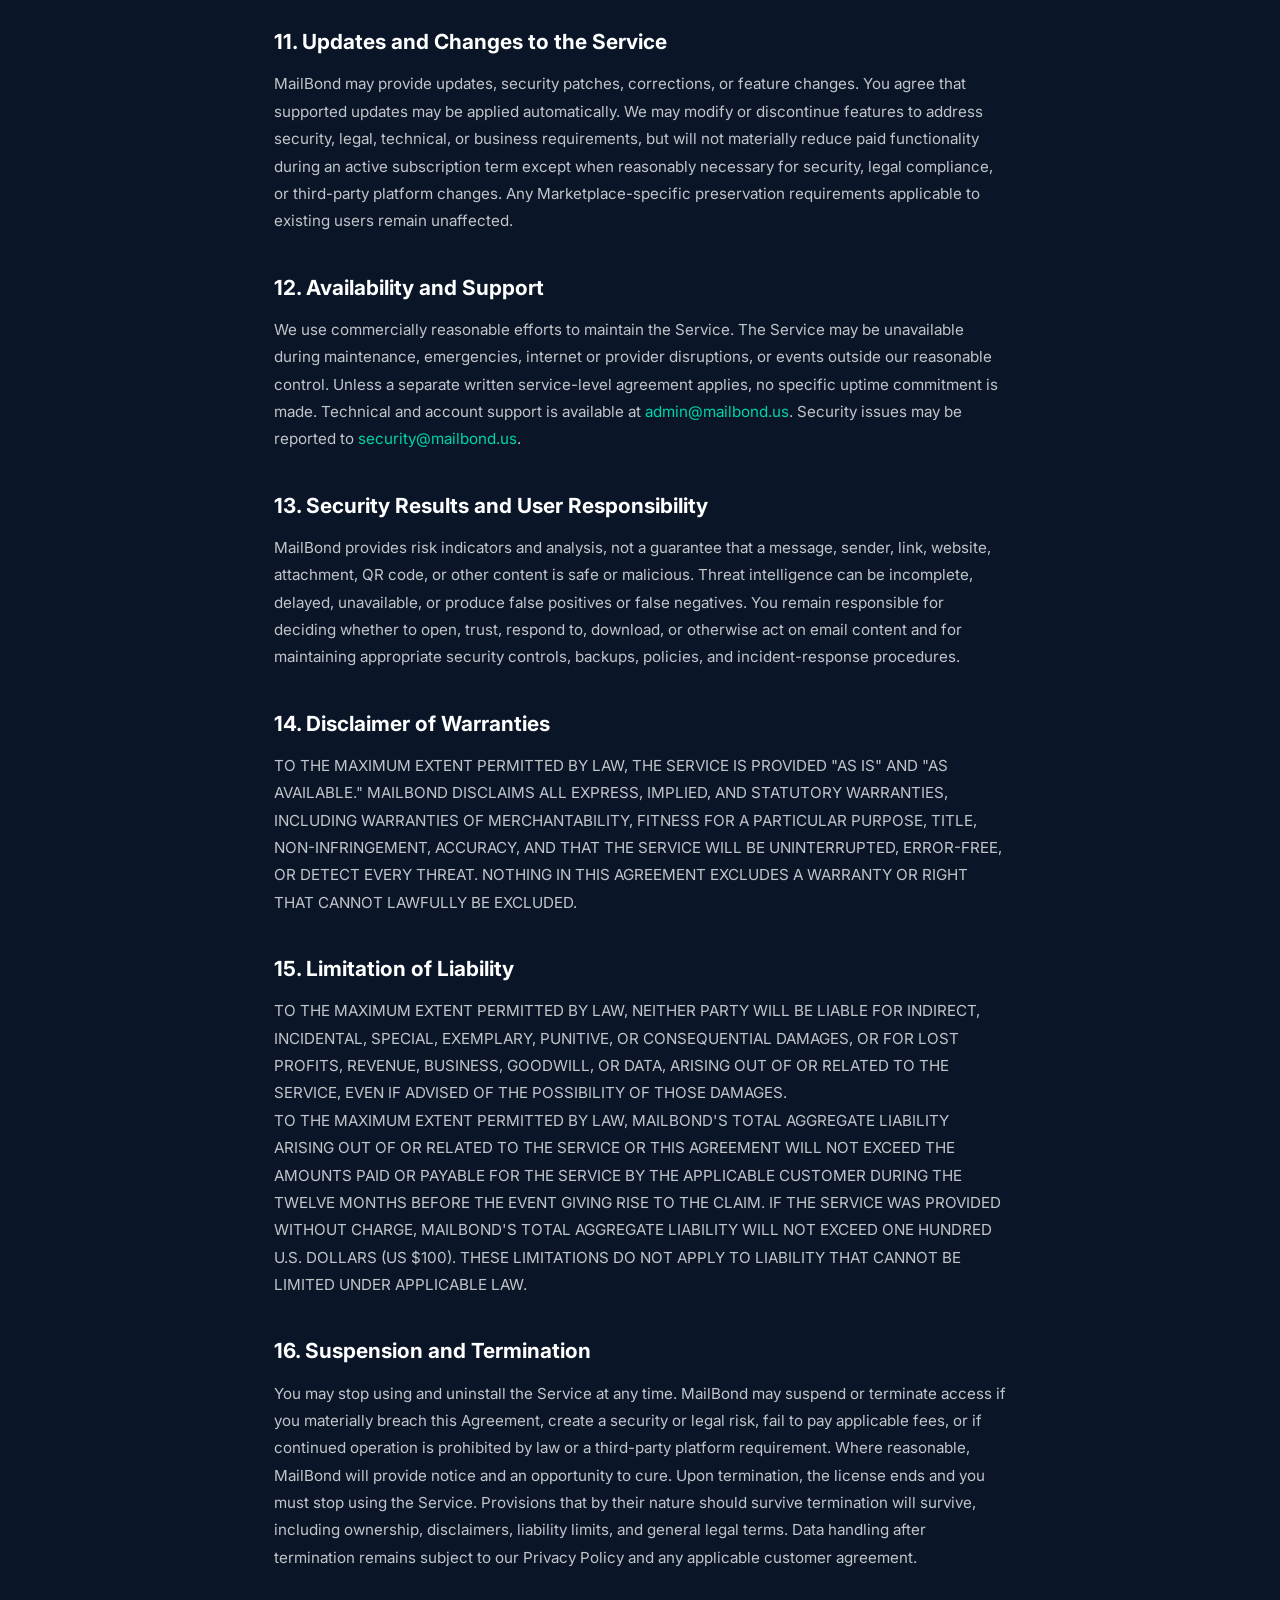
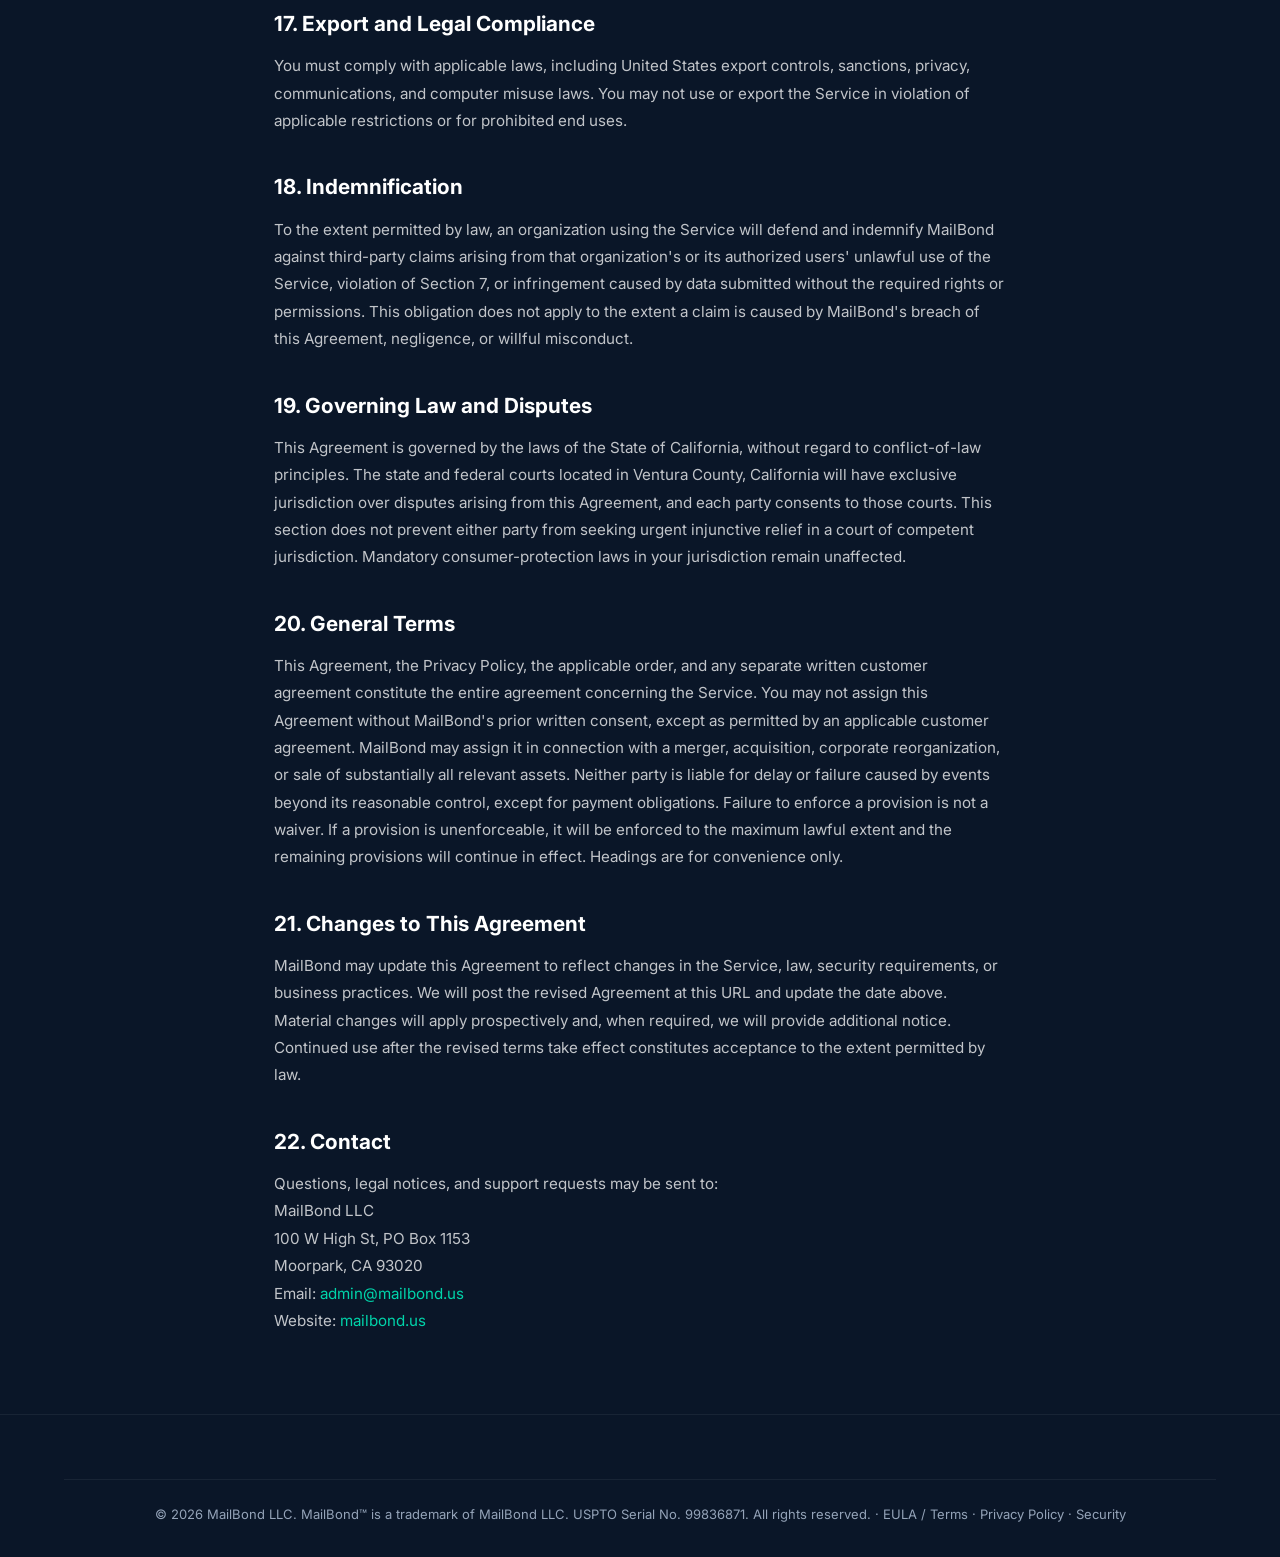
<file: eula.html>
<!DOCTYPE html>
<html lang="en">
<head>
  <meta charset="UTF-8" />
  <meta name="viewport" content="width=device-width, initial-scale=1.0" />
  <title>End User License Agreement and Terms of Use — MailBond™</title>
  <meta name="description" content="MailBond™ End User License Agreement and Terms of Use for the MailBond email security service and Microsoft Outlook add-in." />
  <link rel="preconnect" href="https://fonts.googleapis.com" />
  <link rel="preconnect" href="https://fonts.gstatic.com" crossorigin />
  <link href="https://fonts.googleapis.com/css2?family=Inter:wght@400;500;600;700;800;900&display=swap" rel="stylesheet" />
  <link rel="stylesheet" href="css/style.css" />
  <link rel="icon" type="image/png" sizes="512x512" href="assets/logo-hq.png" />
  <link rel="icon" type="image/png" sizes="32x32" href="assets/icon-32.png" />
  <style>
    .legal-page { padding: 120px 0 80px; background: var(--navy); min-height: 100vh; }
    .legal-page h1 { font-size: 2.2rem; margin-bottom: 8px; color: #fff; }
    .legal-page .updated { color: rgba(255,255,255,0.5); font-size: 0.9rem; margin-bottom: 40px; }
    .legal-page h2 { font-size: 1.3rem; color: #fff; margin: 36px 0 12px; }
    .legal-page p, .legal-page li { color: rgba(255,255,255,0.75); line-height: 1.8; font-size: 0.95rem; }
    .legal-page ul { padding-left: 24px; margin: 8px 0 16px; }
    .legal-page a { color: var(--accent); }
    .legal-page .lead { color: rgba(255,255,255,0.85); font-size: 1.02rem; }
  </style>
</head>
<body>

  <nav class="nav scrolled" id="nav">
    <div class="nav-inner container">
      <a href="/" class="nav-logo">
        <img src="assets/logo-hq.png" alt="MailBond" />
        <span>MailBond™</span>
      </a>
      <div class="nav-links" id="nav-links">
        <a href="/">Home</a>
        <a href="/privacy.html">Privacy</a>
        <a href="/security.html">Security</a>
        <a href="mailto:admin@mailbond.us">Support</a>
      </div>
    </div>
  </nav>

  <main class="legal-page">
    <div class="container container-narrow">
      <h1>End User License Agreement and Terms of Use</h1>
      <p class="updated">Effective and last updated: September 4, 2026</p>

      <p class="lead">This End User License Agreement and Terms of Use ("Agreement") is a legal agreement between MailBond LLC, a California limited liability company ("MailBond", "we", "us", or "our"), and the individual or organization using the MailBond™ email security service, including its Microsoft Outlook add-in, websites, dashboards, APIs, and related services (collectively, the "Service").</p>

      <h2>1. Acceptance and Authority</h2>
      <p>By installing, accessing, or using the Service, you agree to this Agreement and our <a href="/privacy.html">Privacy Policy</a>. If you use the Service for an organization, you represent that you are authorized to accept this Agreement on that organization's behalf. If you do not agree, do not install, access, or use the Service.</p>
      <p>If your organization has a separate written agreement with MailBond covering the Service, that agreement controls to the extent of any conflict with this Agreement.</p>

      <h2>2. Provider and Microsoft Relationship</h2>
      <p>The Service is licensed and provided by MailBond LLC, not by Microsoft Corporation. Microsoft is not a party to this Agreement and is not responsible for the Service, its support, maintenance, warranties, or claims relating to it. Microsoft Outlook, Microsoft 365, Microsoft Entra ID, Microsoft Azure, Microsoft Marketplace, and related Microsoft products and services are governed by Microsoft's own terms. Microsoft names and marks are the property of Microsoft and are used only to identify compatible products and services. MailBond does not claim Microsoft endorsement, sponsorship, or certification.</p>

      <h2>3. Service Description and Requirements</h2>
      <p>MailBond is an email security service for Microsoft Outlook. At a user's direction, it analyzes the currently selected message for signals that may include suspicious links, sender authentication, social-engineering language, supported attachments, image text, QR or barcode content, redirects, and domain reputation. The Service presents risk information to assist users and security teams; it does not replace professional judgment, security awareness, endpoint protection, email gateways, incident response, or other security controls.</p>
      <p>Use requires a supported version of Microsoft Outlook or another expressly supported client, internet access, an active Microsoft work or school account, and an active MailBond entitlement provisioned by the user's organization. Some features may vary by client, platform, subscription, administrator configuration, or availability of message headers.</p>

      <h2>4. License Grant</h2>
      <p>Subject to this Agreement and any applicable order or subscription terms, MailBond grants you a limited, non-exclusive, non-transferable, non-sublicensable, revocable right to install and use the Service during the applicable subscription term solely for your organization's internal, lawful email security purposes. The Service is licensed, not sold. No rights are granted except those expressly stated in this Agreement.</p>

      <h2>5. Organizational Accounts and Authorized Users</h2>
      <p>An organization purchasing or receiving access to the Service is responsible for its authorized users, administrator decisions, license assignments, configuration, and compliance with this Agreement. Users must access the Service through their own authorized Microsoft identity and may not share credentials or attempt to use another person's account. Administrators are responsible for obtaining any notices, consents, or authorizations required to process organizational email content and related data through the Service.</p>

      <h2>6. Outlook Permissions, Data, and Privacy</h2>
      <p>The Outlook add-in requests <strong>ReadItem</strong> permission to analyze the currently selected message. It does not use that permission to browse unrelated mailbox items, modify or delete mail, or send mail on a user's behalf. The categories of information processed, purposes of processing, disclosures to subprocessors, security measures, retention periods, and available privacy rights are described in our <a href="/privacy.html">Privacy Policy</a> and <a href="/security.html">Security &amp; Trust</a> page.</p>
      <p>You represent that you have all rights and permissions necessary for MailBond to process data you submit to the Service. You must not submit data that you are prohibited from processing or disclosing under applicable law, contract, or organizational policy.</p>

      <h2>7. Acceptable Use</h2>
      <p>You may not, and may not permit another person to:</p>
      <ul>
        <li>use the Service for unlawful, fraudulent, harmful, abusive, or deceptive activity;</li>
        <li>use the Service to probe, scan, attack, disrupt, or gain unauthorized access to any system, account, network, or data;</li>
        <li>circumvent authentication, usage limits, licensing controls, access restrictions, or security safeguards;</li>
        <li>reverse engineer, decompile, disassemble, copy, modify, translate, or create derivative works of the Service except to the limited extent such a restriction is prohibited by applicable law;</li>
        <li>rent, lease, resell, sublicense, distribute, or provide the Service to third parties except as expressly authorized in writing by MailBond;</li>
        <li>remove or alter proprietary notices, attribution, or branding;</li>
        <li>introduce malware or transmit content intended to interfere with the Service; or</li>
        <li>use automated means to scrape, overload, or access the Service outside documented interfaces and authorized use.</li>
      </ul>

      <h2>8. Third-Party Services</h2>
      <p>The Service interoperates with Microsoft services and uses carefully selected service providers to deliver specific functions. Third-party services are subject to their own terms and availability. MailBond is not responsible for third-party products or services that it does not control, but remains responsible for its own obligations regarding the Service and its handling of customer data. Current subprocessors and their purposes are identified on our <a href="/security.html">Security &amp; Trust</a> page.</p>

      <h2>9. Ownership and Feedback</h2>
      <p>MailBond and its licensors retain all right, title, and interest in the Service, including its software, interfaces, documentation, designs, trademarks, and other intellectual property. You retain ownership of your data. If you provide suggestions or feedback, you grant MailBond a worldwide, perpetual, irrevocable, royalty-free right to use that feedback to improve and operate the Service without identifying you or your organization publicly.</p>

      <h2>10. Subscription, Fees, and Taxes</h2>
      <p>Subscription term, permitted user count, pricing, payment, renewal, and cancellation terms are stated in the applicable order, marketplace transaction, or separate customer agreement. You are responsible for applicable taxes except taxes based on MailBond's net income. Failure to pay amounts when due may result in suspension or termination after any notice or cure period required by the applicable order or law.</p>

      <h2>11. Updates and Changes to the Service</h2>
      <p>MailBond may provide updates, security patches, corrections, or feature changes. You agree that supported updates may be applied automatically. We may modify or discontinue features to address security, legal, technical, or business requirements, but will not materially reduce paid functionality during an active subscription term except when reasonably necessary for security, legal compliance, or third-party platform changes. Any Marketplace-specific preservation requirements applicable to existing users remain unaffected.</p>

      <h2>12. Availability and Support</h2>
      <p>We use commercially reasonable efforts to maintain the Service. The Service may be unavailable during maintenance, emergencies, internet or provider disruptions, or events outside our reasonable control. Unless a separate written service-level agreement applies, no specific uptime commitment is made. Technical and account support is available at <a href="mailto:admin@mailbond.us">admin@mailbond.us</a>. Security issues may be reported to <a href="mailto:security@mailbond.us">security@mailbond.us</a>.</p>

      <h2>13. Security Results and User Responsibility</h2>
      <p>MailBond provides risk indicators and analysis, not a guarantee that a message, sender, link, website, attachment, QR code, or other content is safe or malicious. Threat intelligence can be incomplete, delayed, unavailable, or produce false positives or false negatives. You remain responsible for deciding whether to open, trust, respond to, download, or otherwise act on email content and for maintaining appropriate security controls, backups, policies, and incident-response procedures.</p>

      <h2>14. Disclaimer of Warranties</h2>
      <p>TO THE MAXIMUM EXTENT PERMITTED BY LAW, THE SERVICE IS PROVIDED "AS IS" AND "AS AVAILABLE." MAILBOND DISCLAIMS ALL EXPRESS, IMPLIED, AND STATUTORY WARRANTIES, INCLUDING WARRANTIES OF MERCHANTABILITY, FITNESS FOR A PARTICULAR PURPOSE, TITLE, NON-INFRINGEMENT, ACCURACY, AND THAT THE SERVICE WILL BE UNINTERRUPTED, ERROR-FREE, OR DETECT EVERY THREAT. NOTHING IN THIS AGREEMENT EXCLUDES A WARRANTY OR RIGHT THAT CANNOT LAWFULLY BE EXCLUDED.</p>

      <h2>15. Limitation of Liability</h2>
      <p>TO THE MAXIMUM EXTENT PERMITTED BY LAW, NEITHER PARTY WILL BE LIABLE FOR INDIRECT, INCIDENTAL, SPECIAL, EXEMPLARY, PUNITIVE, OR CONSEQUENTIAL DAMAGES, OR FOR LOST PROFITS, REVENUE, BUSINESS, GOODWILL, OR DATA, ARISING OUT OF OR RELATED TO THE SERVICE, EVEN IF ADVISED OF THE POSSIBILITY OF THOSE DAMAGES.</p>
      <p>TO THE MAXIMUM EXTENT PERMITTED BY LAW, MAILBOND'S TOTAL AGGREGATE LIABILITY ARISING OUT OF OR RELATED TO THE SERVICE OR THIS AGREEMENT WILL NOT EXCEED THE AMOUNTS PAID OR PAYABLE FOR THE SERVICE BY THE APPLICABLE CUSTOMER DURING THE TWELVE MONTHS BEFORE THE EVENT GIVING RISE TO THE CLAIM. IF THE SERVICE WAS PROVIDED WITHOUT CHARGE, MAILBOND'S TOTAL AGGREGATE LIABILITY WILL NOT EXCEED ONE HUNDRED U.S. DOLLARS (US $100). THESE LIMITATIONS DO NOT APPLY TO LIABILITY THAT CANNOT BE LIMITED UNDER APPLICABLE LAW.</p>

      <h2>16. Suspension and Termination</h2>
      <p>You may stop using and uninstall the Service at any time. MailBond may suspend or terminate access if you materially breach this Agreement, create a security or legal risk, fail to pay applicable fees, or if continued operation is prohibited by law or a third-party platform requirement. Where reasonable, MailBond will provide notice and an opportunity to cure. Upon termination, the license ends and you must stop using the Service. Provisions that by their nature should survive termination will survive, including ownership, disclaimers, liability limits, and general legal terms. Data handling after termination remains subject to our Privacy Policy and any applicable customer agreement.</p>

      <h2>17. Export and Legal Compliance</h2>
      <p>You must comply with applicable laws, including United States export controls, sanctions, privacy, communications, and computer misuse laws. You may not use or export the Service in violation of applicable restrictions or for prohibited end uses.</p>

      <h2>18. Indemnification</h2>
      <p>To the extent permitted by law, an organization using the Service will defend and indemnify MailBond against third-party claims arising from that organization's or its authorized users' unlawful use of the Service, violation of Section 7, or infringement caused by data submitted without the required rights or permissions. This obligation does not apply to the extent a claim is caused by MailBond's breach of this Agreement, negligence, or willful misconduct.</p>

      <h2>19. Governing Law and Disputes</h2>
      <p>This Agreement is governed by the laws of the State of California, without regard to conflict-of-law principles. The state and federal courts located in Ventura County, California will have exclusive jurisdiction over disputes arising from this Agreement, and each party consents to those courts. This section does not prevent either party from seeking urgent injunctive relief in a court of competent jurisdiction. Mandatory consumer-protection laws in your jurisdiction remain unaffected.</p>

      <h2>20. General Terms</h2>
      <p>This Agreement, the Privacy Policy, the applicable order, and any separate written customer agreement constitute the entire agreement concerning the Service. You may not assign this Agreement without MailBond's prior written consent, except as permitted by an applicable customer agreement. MailBond may assign it in connection with a merger, acquisition, corporate reorganization, or sale of substantially all relevant assets. Neither party is liable for delay or failure caused by events beyond its reasonable control, except for payment obligations. Failure to enforce a provision is not a waiver. If a provision is unenforceable, it will be enforced to the maximum lawful extent and the remaining provisions will continue in effect. Headings are for convenience only.</p>

      <h2>21. Changes to This Agreement</h2>
      <p>MailBond may update this Agreement to reflect changes in the Service, law, security requirements, or business practices. We will post the revised Agreement at this URL and update the date above. Material changes will apply prospectively and, when required, we will provide additional notice. Continued use after the revised terms take effect constitutes acceptance to the extent permitted by law.</p>

      <h2>22. Contact</h2>
      <p>Questions, legal notices, and support requests may be sent to:</p>
      <p>
        MailBond LLC<br>
        100 W High St, PO Box 1153<br>
        Moorpark, CA 93020<br>
        Email: <a href="mailto:admin@mailbond.us">admin@mailbond.us</a><br>
        Website: <a href="https://mailbond.us">mailbond.us</a>
      </p>
    </div>
  </main>

  <footer class="footer">
    <div class="container">
      <div class="footer-bottom">
        <p>&copy; 2026 MailBond LLC. MailBond™ is a trademark of MailBond LLC. USPTO Serial No. 99836871. All rights reserved. · <a href="/eula.html">EULA / Terms</a> · <a href="/privacy.html">Privacy Policy</a> · <a href="/security.html">Security</a></p>
      </div>
    </div>
  </footer>

  <script src="js/main.js"></script>
</body>
</html>
</file>
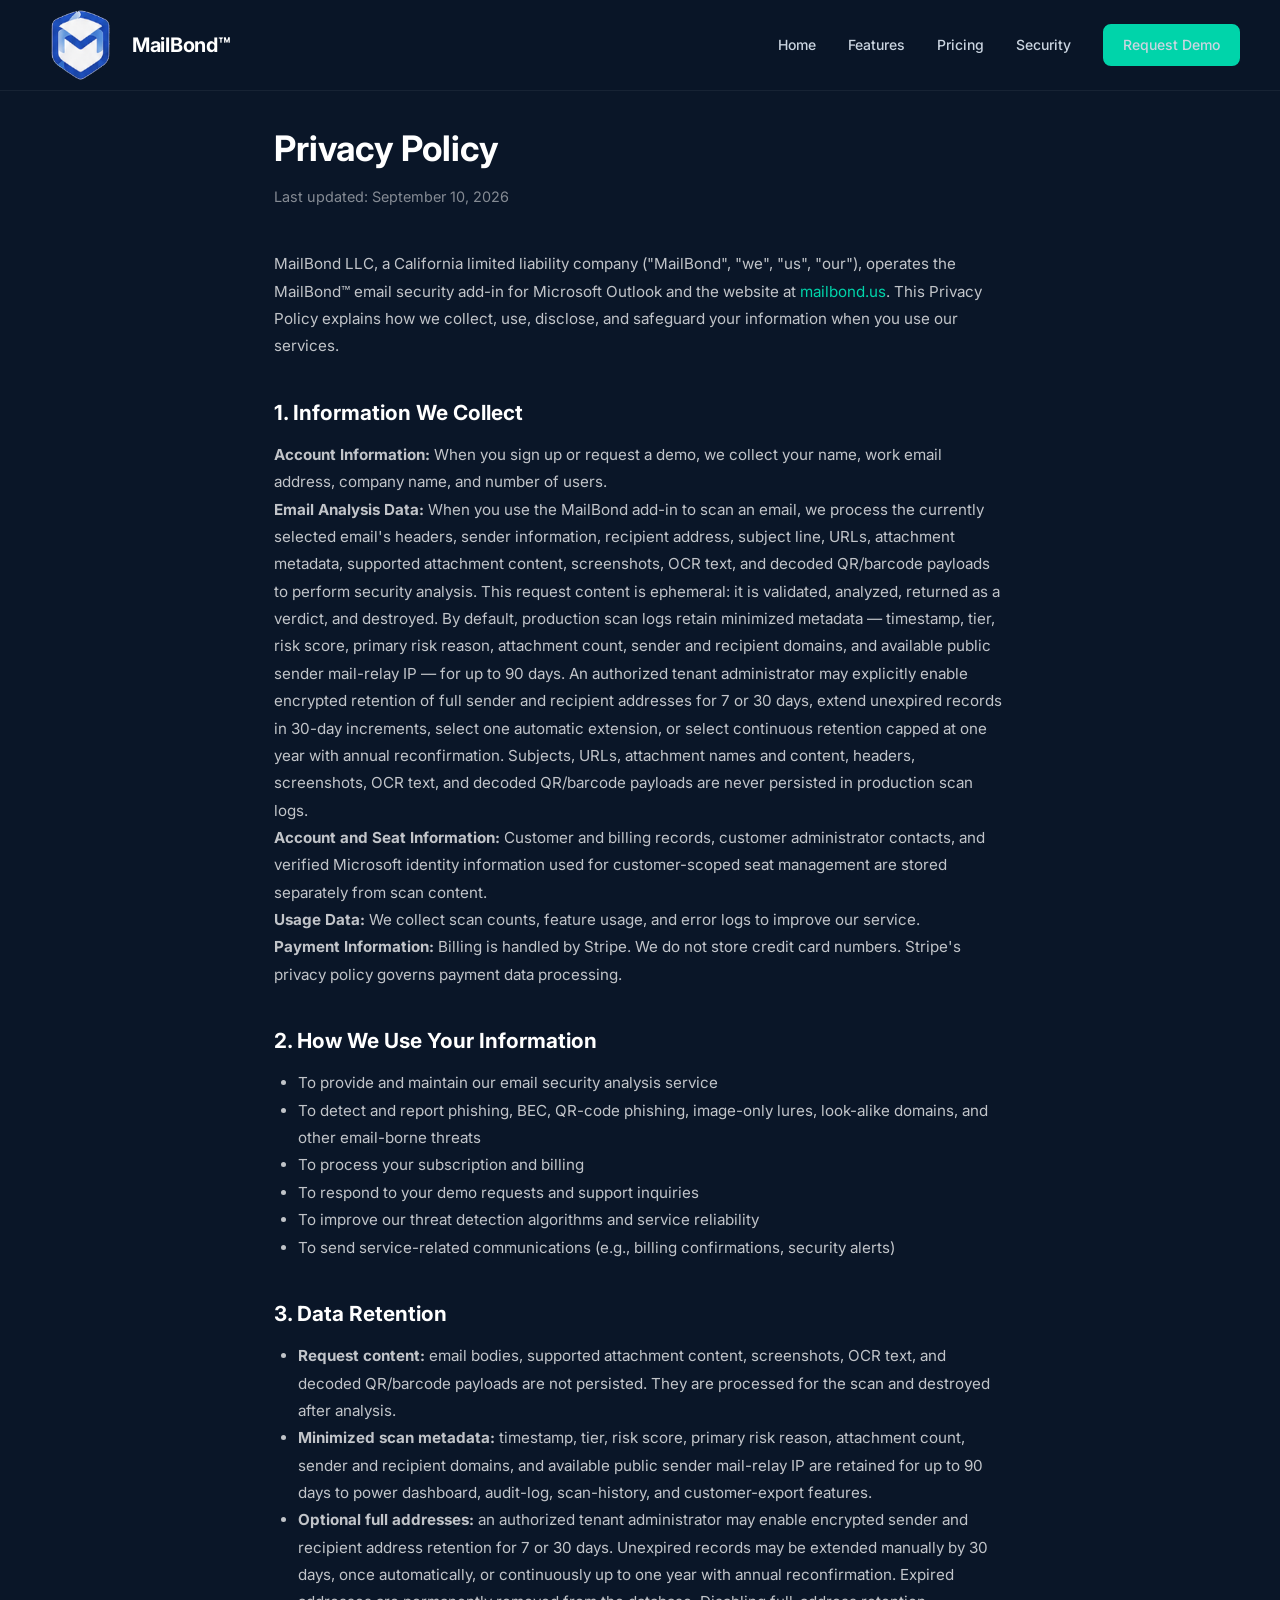
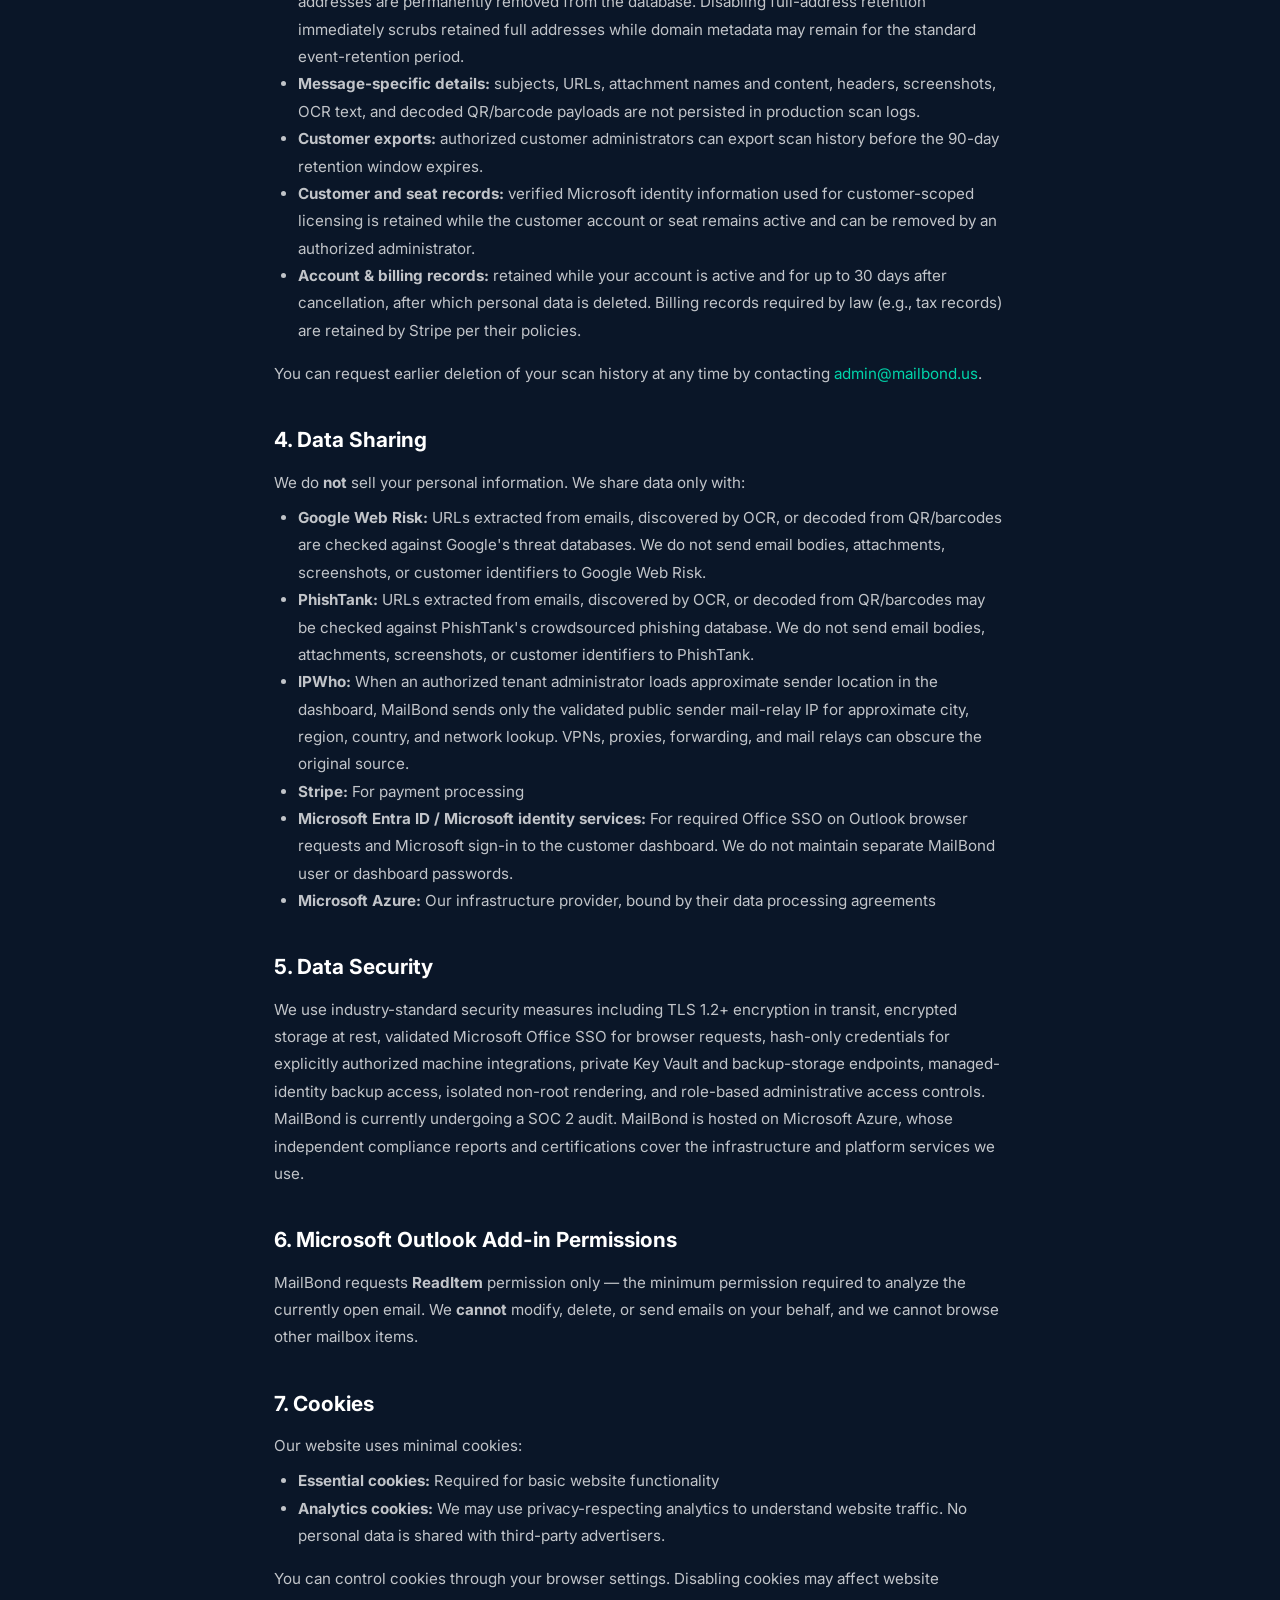
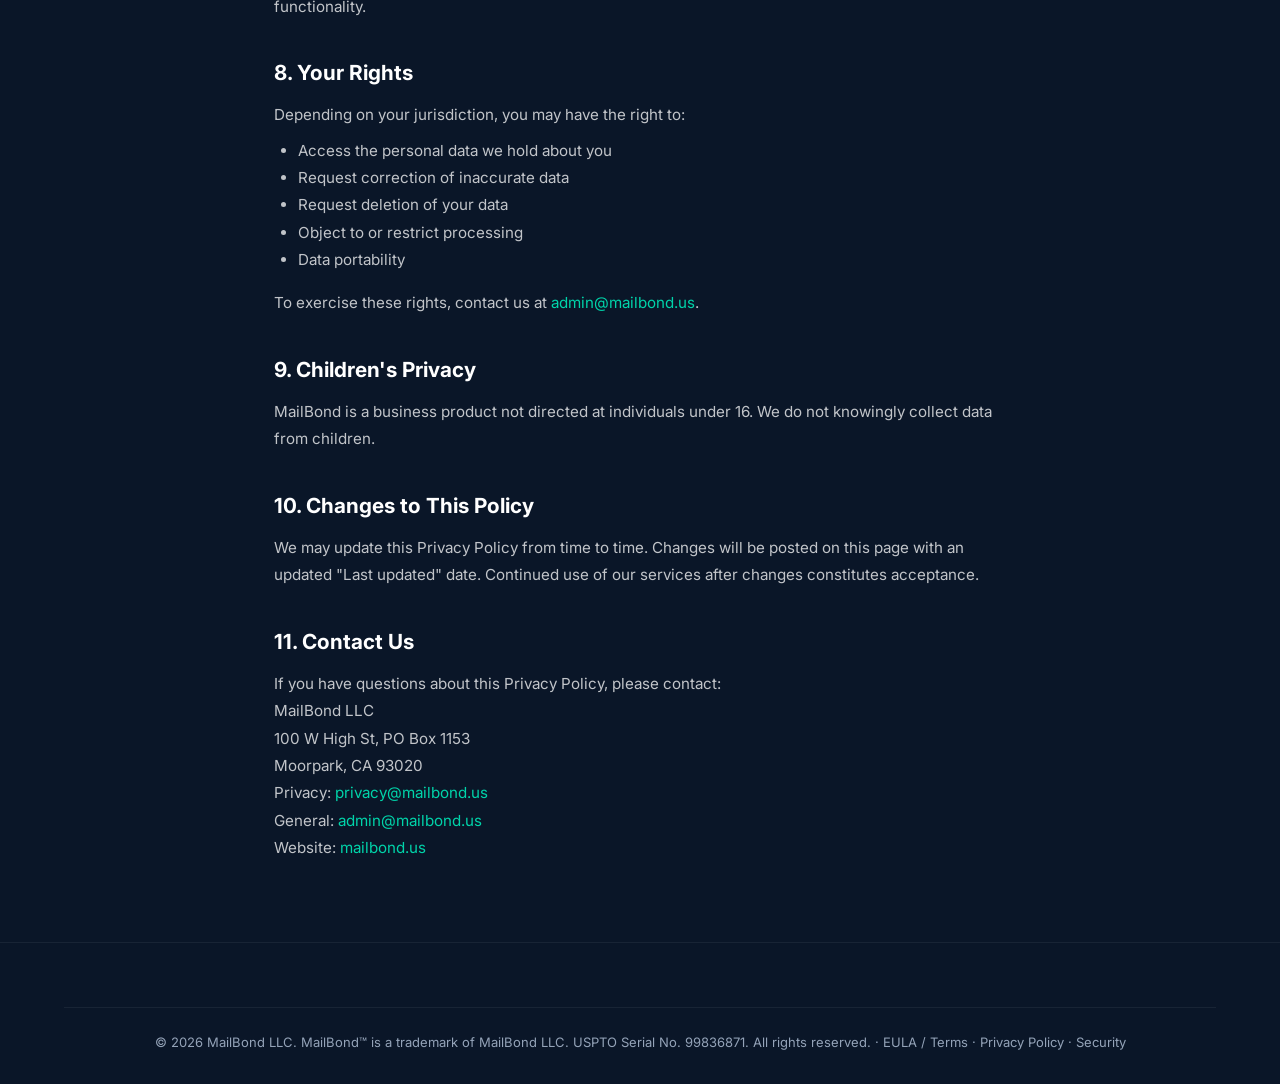
<file: privacy.html>
<!DOCTYPE html>
<html lang="en">
<head>
  <meta charset="UTF-8" />
  <meta name="viewport" content="width=device-width, initial-scale=1.0" />
  <title>Privacy Policy — MailBond™</title>
  <meta name="description" content="MailBond™ Privacy Policy — how we collect, use, protect, and minimize data during ephemeral Outlook email threat analysis." />
  <link rel="preconnect" href="https://fonts.googleapis.com" />
  <link rel="preconnect" href="https://fonts.gstatic.com" crossorigin />
  <link href="https://fonts.googleapis.com/css2?family=Inter:wght@400;500;600;700;800;900&display=swap" rel="stylesheet" />
  <link rel="stylesheet" href="css/style.css" />
  <link rel="icon" type="image/png" sizes="512x512" href="assets/logo-hq.png" />
  <link rel="icon" type="image/png" sizes="32x32" href="assets/icon-32.png" />
  <style>
    .legal-page { padding: 120px 0 80px; background: var(--navy); min-height: 100vh; }
    .legal-page h1 { font-size: 2.2rem; margin-bottom: 8px; color: #fff; }
    .legal-page .updated { color: rgba(255,255,255,0.5); font-size: 0.9rem; margin-bottom: 40px; }
    .legal-page h2 { font-size: 1.3rem; color: #fff; margin: 36px 0 12px; }
    .legal-page p, .legal-page li { color: rgba(255,255,255,0.75); line-height: 1.8; font-size: 0.95rem; }
    .legal-page ul { padding-left: 24px; margin: 8px 0 16px; }
    .legal-page a { color: var(--accent); }
  </style>
</head>
<body>

  <nav class="nav scrolled" id="nav">
    <div class="nav-inner container">
      <a href="/" class="nav-logo">
        <img src="assets/logo-hq.png" alt="MailBond" />
        <span>MailBond™</span>
      </a>
      <div class="nav-links" id="nav-links">
        <a href="/">Home</a>
        <a href="/#features">Features</a>
        <a href="/#pricing">Pricing</a>
        <a href="/security.html">Security</a>
        <a href="/#contact" class="btn btn-sm btn-primary">Request Demo</a>
      </div>
    </div>
  </nav>

  <section class="legal-page">
    <div class="container container-narrow">
      <h1>Privacy Policy</h1>
      <p class="updated">Last updated: September 10, 2026</p>

      <p>MailBond LLC, a California limited liability company ("MailBond", "we", "us", "our"), operates the MailBond™ email security add-in for Microsoft Outlook and the website at <a href="https://mailbond.us">mailbond.us</a>. This Privacy Policy explains how we collect, use, disclose, and safeguard your information when you use our services.</p>

      <h2>1. Information We Collect</h2>
      <p><strong>Account Information:</strong> When you sign up or request a demo, we collect your name, work email address, company name, and number of users.</p>
      <p><strong>Email Analysis Data:</strong> When you use the MailBond add-in to scan an email, we process the currently selected email's headers, sender information, recipient address, subject line, URLs, attachment metadata, supported attachment content, screenshots, OCR text, and decoded QR/barcode payloads to perform security analysis. This request content is ephemeral: it is validated, analyzed, returned as a verdict, and destroyed. By default, production scan logs retain minimized metadata — timestamp, tier, risk score, primary risk reason, attachment count, sender and recipient domains, and available public sender mail-relay IP — for up to 90 days. An authorized tenant administrator may explicitly enable encrypted retention of full sender and recipient addresses for 7 or 30 days, extend unexpired records in 30-day increments, select one automatic extension, or select continuous retention capped at one year with annual reconfirmation. Subjects, URLs, attachment names and content, headers, screenshots, OCR text, and decoded QR/barcode payloads are never persisted in production scan logs.</p>
      <p><strong>Account and Seat Information:</strong> Customer and billing records, customer administrator contacts, and verified Microsoft identity information used for customer-scoped seat management are stored separately from scan content.</p>
      <p><strong>Usage Data:</strong> We collect scan counts, feature usage, and error logs to improve our service.</p>
      <p><strong>Payment Information:</strong> Billing is handled by Stripe. We do not store credit card numbers. Stripe's privacy policy governs payment data processing.</p>

      <h2>2. How We Use Your Information</h2>
      <ul>
        <li>To provide and maintain our email security analysis service</li>
        <li>To detect and report phishing, BEC, QR-code phishing, image-only lures, look-alike domains, and other email-borne threats</li>
        <li>To process your subscription and billing</li>
        <li>To respond to your demo requests and support inquiries</li>
        <li>To improve our threat detection algorithms and service reliability</li>
        <li>To send service-related communications (e.g., billing confirmations, security alerts)</li>
      </ul>

      <h2 id="data-retention">3. Data Retention</h2>
      <ul>
        <li><strong>Request content:</strong> email bodies, supported attachment content, screenshots, OCR text, and decoded QR/barcode payloads are not persisted. They are processed for the scan and destroyed after analysis.</li>
        <li><strong>Minimized scan metadata:</strong> timestamp, tier, risk score, primary risk reason, attachment count, sender and recipient domains, and available public sender mail-relay IP are retained for up to 90 days to power dashboard, audit-log, scan-history, and customer-export features.</li>
        <li><strong>Optional full addresses:</strong> an authorized tenant administrator may enable encrypted sender and recipient address retention for 7 or 30 days. Unexpired records may be extended manually by 30 days, once automatically, or continuously up to one year with annual reconfirmation. Expired addresses are permanently removed from the database. Disabling full-address retention immediately scrubs retained full addresses while domain metadata may remain for the standard event-retention period.</li>
        <li><strong>Message-specific details:</strong> subjects, URLs, attachment names and content, headers, screenshots, OCR text, and decoded QR/barcode payloads are not persisted in production scan logs.</li>
        <li><strong>Customer exports:</strong> authorized customer administrators can export scan history before the 90-day retention window expires.</li>
        <li><strong>Customer and seat records:</strong> verified Microsoft identity information used for customer-scoped licensing is retained while the customer account or seat remains active and can be removed by an authorized administrator.</li>
        <li><strong>Account &amp; billing records:</strong> retained while your account is active and for up to 30 days after cancellation, after which personal data is deleted. Billing records required by law (e.g., tax records) are retained by Stripe per their policies.</li>
      </ul>
      <p>You can request earlier deletion of your scan history at any time by contacting <a href="mailto:admin@mailbond.us">admin@mailbond.us</a>.</p>

      <h2>4. Data Sharing</h2>
      <p>We do <strong>not</strong> sell your personal information. We share data only with:</p>
      <ul>
        <li><strong>Google Web Risk:</strong> URLs extracted from emails, discovered by OCR, or decoded from QR/barcodes are checked against Google's threat databases. We do not send email bodies, attachments, screenshots, or customer identifiers to Google Web Risk.</li>
        <li><strong>PhishTank:</strong> URLs extracted from emails, discovered by OCR, or decoded from QR/barcodes may be checked against PhishTank's crowdsourced phishing database. We do not send email bodies, attachments, screenshots, or customer identifiers to PhishTank.</li>
        <li><strong>IPWho:</strong> When an authorized tenant administrator loads approximate sender location in the dashboard, MailBond sends only the validated public sender mail-relay IP for approximate city, region, country, and network lookup. VPNs, proxies, forwarding, and mail relays can obscure the original source.</li>
        <li><strong>Stripe:</strong> For payment processing</li>
        <li><strong>Microsoft Entra ID / Microsoft identity services:</strong> For required Office SSO on Outlook browser requests and Microsoft sign-in to the customer dashboard. We do not maintain separate MailBond user or dashboard passwords.</li>
        <li><strong>Microsoft Azure:</strong> Our infrastructure provider, bound by their data processing agreements</li>
      </ul>

      <h2>5. Data Security</h2>
      <p>We use industry-standard security measures including TLS 1.2+ encryption in transit, encrypted storage at rest, validated Microsoft Office SSO for browser requests, hash-only credentials for explicitly authorized machine integrations, private Key Vault and backup-storage endpoints, managed-identity backup access, isolated non-root rendering, and role-based administrative access controls. MailBond is currently undergoing a SOC 2 audit. MailBond is hosted on Microsoft Azure, whose independent compliance reports and certifications cover the infrastructure and platform services we use.</p>

      <h2>6. Microsoft Outlook Add-in Permissions</h2>
      <p>MailBond requests <strong>ReadItem</strong> permission only — the minimum permission required to analyze the currently open email. We <strong>cannot</strong> modify, delete, or send emails on your behalf, and we cannot browse other mailbox items.</p>

      <h2>7. Cookies</h2>
      <p>Our website uses minimal cookies:</p>
      <ul>
        <li><strong>Essential cookies:</strong> Required for basic website functionality</li>
        <li><strong>Analytics cookies:</strong> We may use privacy-respecting analytics to understand website traffic. No personal data is shared with third-party advertisers.</li>
      </ul>
      <p>You can control cookies through your browser settings. Disabling cookies may affect website functionality.</p>

      <h2>8. Your Rights</h2>
      <p>Depending on your jurisdiction, you may have the right to:</p>
      <ul>
        <li>Access the personal data we hold about you</li>
        <li>Request correction of inaccurate data</li>
        <li>Request deletion of your data</li>
        <li>Object to or restrict processing</li>
        <li>Data portability</li>
      </ul>
      <p>To exercise these rights, contact us at <a href="mailto:admin@mailbond.us">admin@mailbond.us</a>.</p>

      <h2>9. Children's Privacy</h2>
      <p>MailBond is a business product not directed at individuals under 16. We do not knowingly collect data from children.</p>

      <h2>10. Changes to This Policy</h2>
      <p>We may update this Privacy Policy from time to time. Changes will be posted on this page with an updated "Last updated" date. Continued use of our services after changes constitutes acceptance.</p>

      <h2>11. Contact Us</h2>
      <p>If you have questions about this Privacy Policy, please contact:</p>
      <p>
        MailBond LLC<br>
        100 W High St, PO Box 1153<br>
        Moorpark, CA 93020<br>
        Privacy: <a href="mailto:privacy@mailbond.us">privacy@mailbond.us</a><br>
        General: <a href="mailto:admin@mailbond.us">admin@mailbond.us</a><br>
        Website: <a href="https://mailbond.us">mailbond.us</a>
      </p>
    </div>
  </section>

  <footer class="footer">
    <div class="container">
      <div class="footer-bottom">
        <p>&copy; 2026 MailBond LLC. MailBond™ is a trademark of MailBond LLC. USPTO Serial No. 99836871. All rights reserved. · <a href="/eula.html">EULA / Terms</a> · <a href="/privacy.html">Privacy Policy</a> · <a href="/security.html">Security</a></p>
      </div>
    </div>
  </footer>

  <script src="js/main.js"></script>
</body>
</html>
</file>
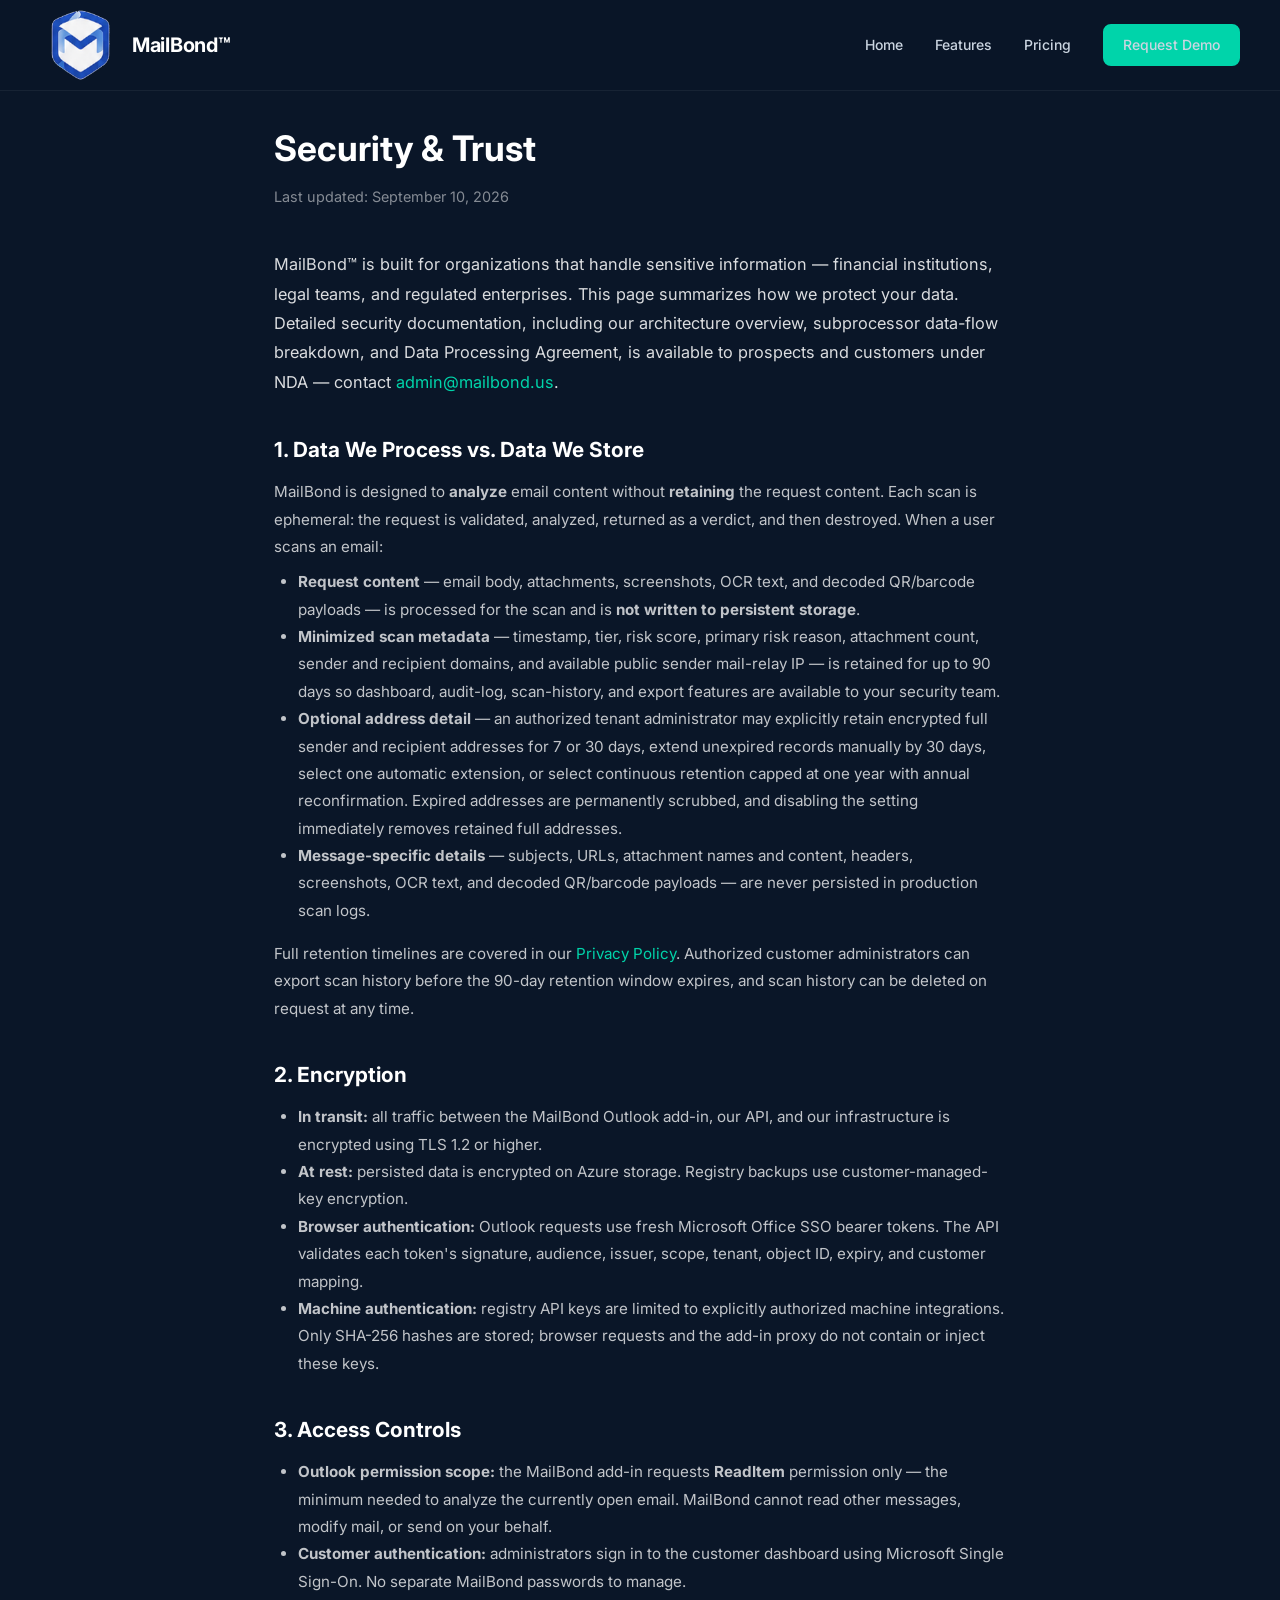
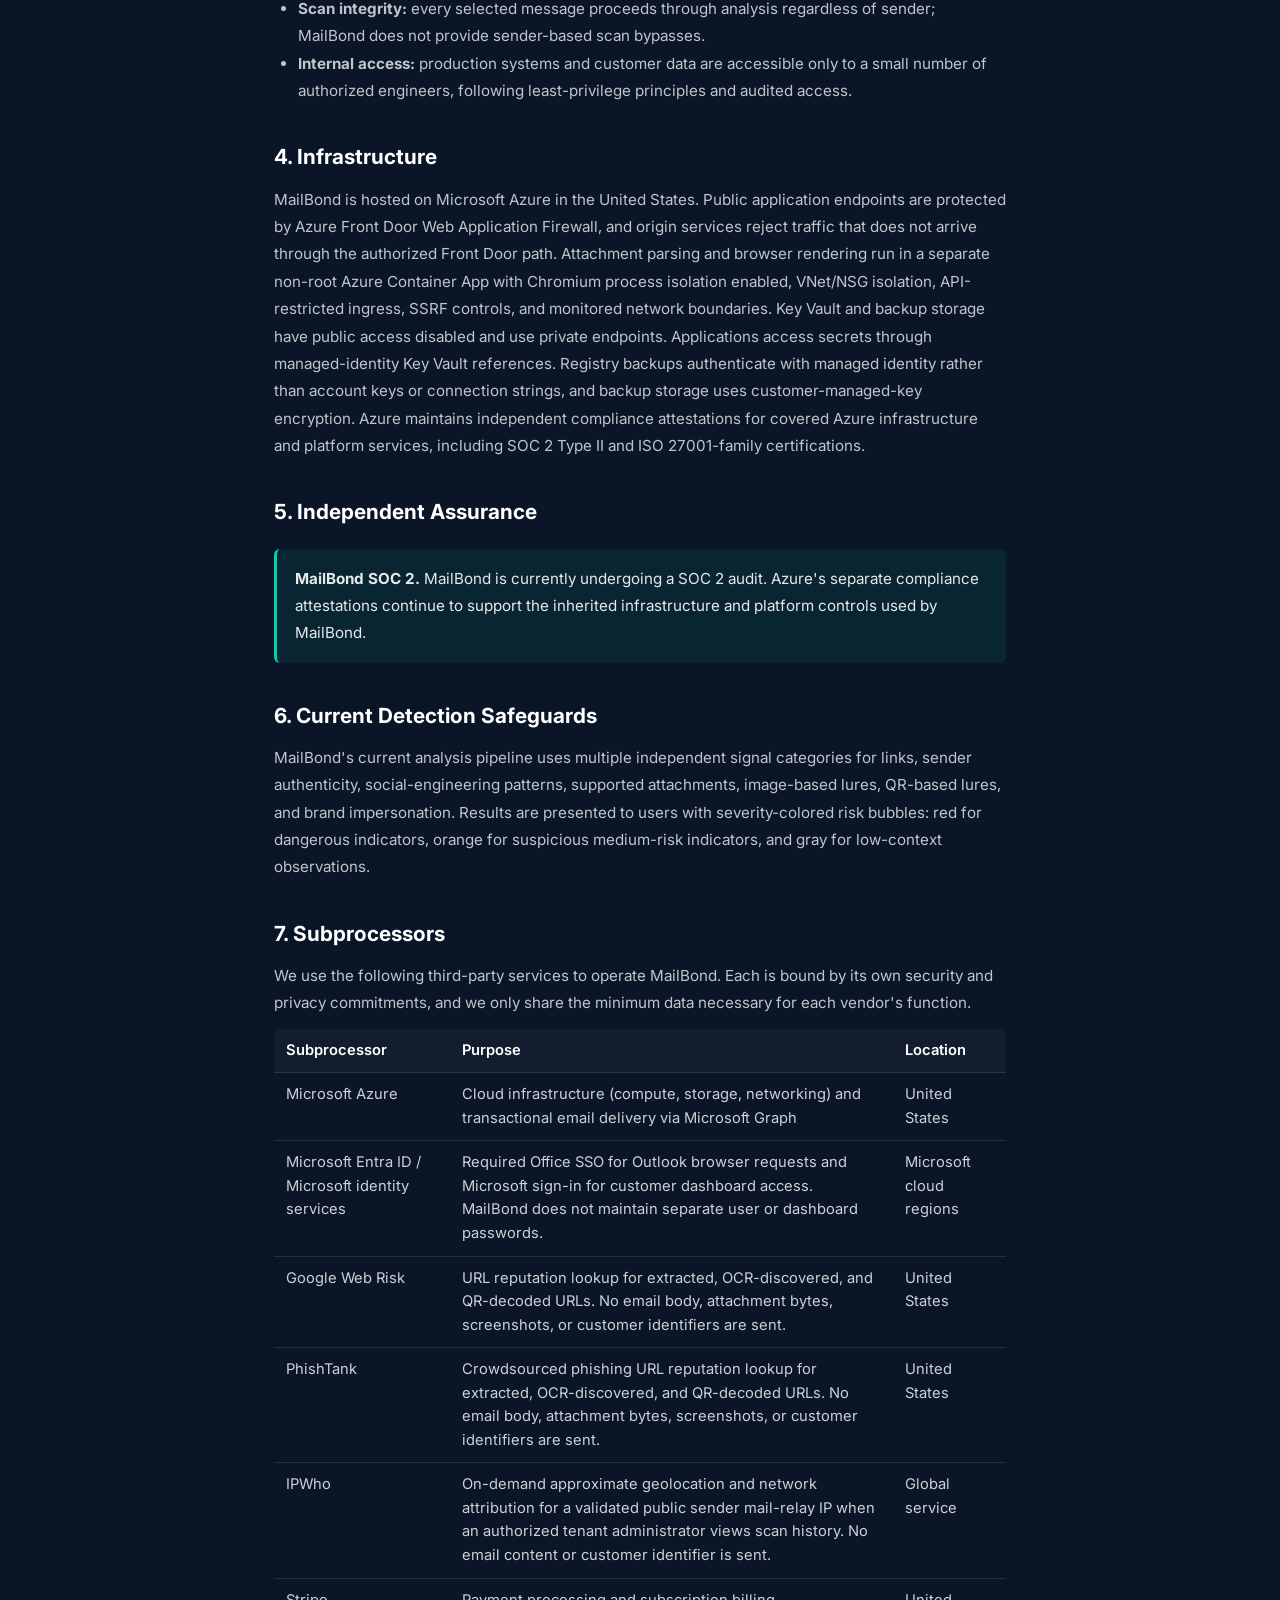
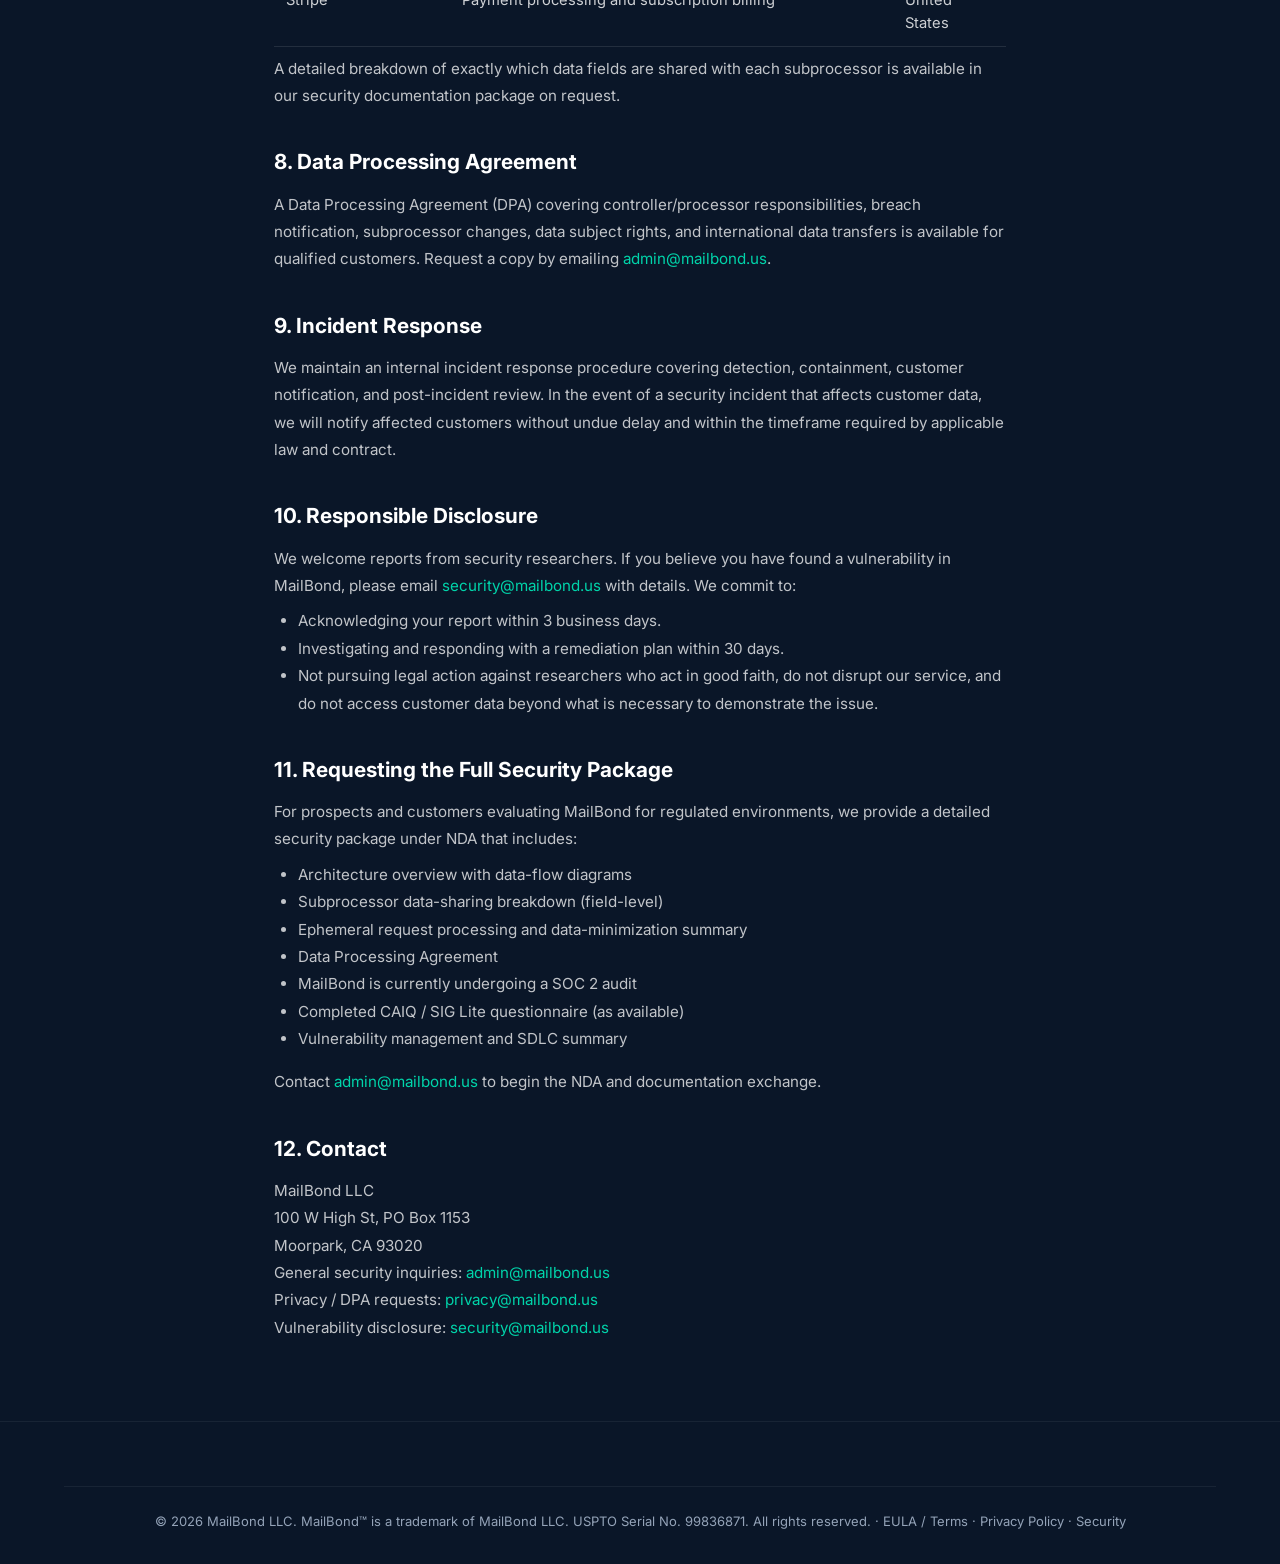
<file: security.html>
<!DOCTYPE html>
<html lang="en">
<head>
  <meta charset="UTF-8" />
  <meta name="viewport" content="width=device-width, initial-scale=1.0" />
  <title>Security &amp; Trust — MailBond™</title>
  <meta name="description" content="How MailBond™ protects customer data with ephemeral request processing, encryption, access controls, data minimization, subprocessors, and responsible disclosure." />
  <link rel="preconnect" href="https://fonts.googleapis.com" />
  <link rel="preconnect" href="https://fonts.gstatic.com" crossorigin />
  <link href="https://fonts.googleapis.com/css2?family=Inter:wght@400;500;600;700;800;900&display=swap" rel="stylesheet" />
  <link rel="stylesheet" href="css/style.css" />
  <link rel="icon" type="image/png" sizes="512x512" href="assets/logo-hq.png" />
  <link rel="icon" type="image/png" sizes="32x32" href="assets/icon-32.png" />
  <style>
    .legal-page { padding: 120px 0 80px; background: var(--navy); min-height: 100vh; }
    .legal-page h1 { font-size: 2.2rem; margin-bottom: 8px; color: #fff; }
    .legal-page .updated { color: rgba(255,255,255,0.5); font-size: 0.9rem; margin-bottom: 40px; }
    .legal-page h2 { font-size: 1.3rem; color: #fff; margin: 36px 0 12px; }
    .legal-page p, .legal-page li { color: rgba(255,255,255,0.75); line-height: 1.8; font-size: 0.95rem; }
    .legal-page ul { padding-left: 24px; margin: 8px 0 16px; }
    .legal-page a { color: var(--accent); }
    .legal-page .lead { color: rgba(255,255,255,0.85); font-size: 1.02rem; }
    .sec-table { width: 100%; border-collapse: collapse; margin: 12px 0 8px; font-size: 0.92rem; }
    .sec-table th, .sec-table td { text-align: left; padding: 10px 12px; border-bottom: 1px solid rgba(255,255,255,0.1); color: rgba(255,255,255,0.8); vertical-align: top; }
    .sec-table th { color: #fff; font-weight: 600; background: rgba(255,255,255,0.03); }
    .sec-callout { background: rgba(0, 212, 170, 0.08); border-left: 3px solid var(--accent); padding: 16px 18px; border-radius: 6px; margin: 20px 0; }
    .sec-callout p { margin: 0; color: rgba(255,255,255,0.9); }
  </style>
</head>
<body>

  <nav class="nav scrolled" id="nav">
    <div class="nav-inner container">
      <a href="/" class="nav-logo">
        <img src="assets/logo-hq.png" alt="MailBond" />
        <span>MailBond™</span>
      </a>
      <div class="nav-links" id="nav-links">
        <a href="/">Home</a>
        <a href="/#features">Features</a>
        <a href="/#pricing">Pricing</a>
        <a href="/#contact" class="btn btn-sm btn-primary">Request Demo</a>
      </div>
    </div>
  </nav>

  <section class="legal-page">
    <div class="container container-narrow">
      <h1>Security &amp; Trust</h1>
      <p class="updated">Last updated: September 10, 2026</p>

      <p class="lead">MailBond™ is built for organizations that handle sensitive information — financial institutions, legal teams, and regulated enterprises. This page summarizes how we protect your data. Detailed security documentation, including our architecture overview, subprocessor data-flow breakdown, and Data Processing Agreement, is available to prospects and customers under NDA — contact <a href="mailto:admin@mailbond.us">admin@mailbond.us</a>.</p>

      <h2>1. Data We Process vs. Data We Store</h2>
      <p>MailBond is designed to <strong>analyze</strong> email content without <strong>retaining</strong> the request content. Each scan is ephemeral: the request is validated, analyzed, returned as a verdict, and then destroyed. When a user scans an email:</p>
      <ul>
        <li><strong>Request content</strong> — email body, attachments, screenshots, OCR text, and decoded QR/barcode payloads — is processed for the scan and is <strong>not written to persistent storage</strong>.</li>
        <li><strong>Minimized scan metadata</strong> — timestamp, tier, risk score, primary risk reason, attachment count, sender and recipient domains, and available public sender mail-relay IP — is retained for up to 90 days so dashboard, audit-log, scan-history, and export features are available to your security team.</li>
        <li><strong>Optional address detail</strong> — an authorized tenant administrator may explicitly retain encrypted full sender and recipient addresses for 7 or 30 days, extend unexpired records manually by 30 days, select one automatic extension, or select continuous retention capped at one year with annual reconfirmation. Expired addresses are permanently scrubbed, and disabling the setting immediately removes retained full addresses.</li>
        <li><strong>Message-specific details</strong> — subjects, URLs, attachment names and content, headers, screenshots, OCR text, and decoded QR/barcode payloads — are never persisted in production scan logs.</li>
      </ul>
      <p>Full retention timelines are covered in our <a href="/privacy.html#data-retention">Privacy Policy</a>. Authorized customer administrators can export scan history before the 90-day retention window expires, and scan history can be deleted on request at any time.</p>

      <h2>2. Encryption</h2>
      <ul>
        <li><strong>In transit:</strong> all traffic between the MailBond Outlook add-in, our API, and our infrastructure is encrypted using TLS 1.2 or higher.</li>
        <li><strong>At rest:</strong> persisted data is encrypted on Azure storage. Registry backups use customer-managed-key encryption.</li>
        <li><strong>Browser authentication:</strong> Outlook requests use fresh Microsoft Office SSO bearer tokens. The API validates each token's signature, audience, issuer, scope, tenant, object ID, expiry, and customer mapping.</li>
        <li><strong>Machine authentication:</strong> registry API keys are limited to explicitly authorized machine integrations. Only SHA-256 hashes are stored; browser requests and the add-in proxy do not contain or inject these keys.</li>
      </ul>

      <h2>3. Access Controls</h2>
      <ul>
        <li><strong>Outlook permission scope:</strong> the MailBond add-in requests <strong>ReadItem</strong> permission only — the minimum needed to analyze the currently open email. MailBond cannot read other messages, modify mail, or send on your behalf.</li>
        <li><strong>Customer authentication:</strong> administrators sign in to the customer dashboard using Microsoft Single Sign-On. No separate MailBond passwords to manage.</li>
        <li><strong>Scan integrity:</strong> every selected message proceeds through analysis regardless of sender; MailBond does not provide sender-based scan bypasses.</li>
        <li><strong>Internal access:</strong> production systems and customer data are accessible only to a small number of authorized engineers, following least-privilege principles and audited access.</li>
      </ul>

      <h2>4. Infrastructure</h2>
      <p>MailBond is hosted on Microsoft Azure in the United States. Public application endpoints are protected by Azure Front Door Web Application Firewall, and origin services reject traffic that does not arrive through the authorized Front Door path. Attachment parsing and browser rendering run in a separate non-root Azure Container App with Chromium process isolation enabled, VNet/NSG isolation, API-restricted ingress, SSRF controls, and monitored network boundaries. Key Vault and backup storage have public access disabled and use private endpoints. Applications access secrets through managed-identity Key Vault references. Registry backups authenticate with managed identity rather than account keys or connection strings, and backup storage uses customer-managed-key encryption. Azure maintains independent compliance attestations for covered Azure infrastructure and platform services, including SOC 2 Type II and ISO 27001-family certifications.</p>

      <h2>5. Independent Assurance</h2>
      <div class="sec-callout">
        <p><strong>MailBond SOC 2.</strong> MailBond is currently undergoing a SOC 2 audit. Azure's separate compliance attestations continue to support the inherited infrastructure and platform controls used by MailBond.</p>
      </div>

      <h2>6. Current Detection Safeguards</h2>
      <p>MailBond's current analysis pipeline uses multiple independent signal categories for links, sender authenticity, social-engineering patterns, supported attachments, image-based lures, QR-based lures, and brand impersonation. Results are presented to users with severity-colored risk bubbles: red for dangerous indicators, orange for suspicious medium-risk indicators, and gray for low-context observations.</p>

      <h2>7. Subprocessors</h2>
      <p>We use the following third-party services to operate MailBond. Each is bound by its own security and privacy commitments, and we only share the minimum data necessary for each vendor's function.</p>
      <table class="sec-table">
        <thead>
          <tr><th>Subprocessor</th><th>Purpose</th><th>Location</th></tr>
        </thead>
        <tbody>
          <tr><td>Microsoft Azure</td><td>Cloud infrastructure (compute, storage, networking) and transactional email delivery via Microsoft Graph</td><td>United States</td></tr>
          <tr><td>Microsoft Entra ID / Microsoft identity services</td><td>Required Office SSO for Outlook browser requests and Microsoft sign-in for customer dashboard access. MailBond does not maintain separate user or dashboard passwords.</td><td>Microsoft cloud regions</td></tr>
          <tr><td>Google Web Risk</td><td>URL reputation lookup for extracted, OCR-discovered, and QR-decoded URLs. No email body, attachment bytes, screenshots, or customer identifiers are sent.</td><td>United States</td></tr>
          <tr><td>PhishTank</td><td>Crowdsourced phishing URL reputation lookup for extracted, OCR-discovered, and QR-decoded URLs. No email body, attachment bytes, screenshots, or customer identifiers are sent.</td><td>United States</td></tr>
          <tr><td>IPWho</td><td>On-demand approximate geolocation and network attribution for a validated public sender mail-relay IP when an authorized tenant administrator views scan history. No email content or customer identifier is sent.</td><td>Global service</td></tr>
          <tr><td>Stripe</td><td>Payment processing and subscription billing</td><td>United States</td></tr>
        </tbody>
      </table>
      <p>A detailed breakdown of exactly which data fields are shared with each subprocessor is available in our security documentation package on request.</p>

      <h2>8. Data Processing Agreement</h2>
      <p>A Data Processing Agreement (DPA) covering controller/processor responsibilities, breach notification, subprocessor changes, data subject rights, and international data transfers is available for qualified customers. Request a copy by emailing <a href="mailto:admin@mailbond.us">admin@mailbond.us</a>.</p>

      <h2>9. Incident Response</h2>
      <p>We maintain an internal incident response procedure covering detection, containment, customer notification, and post-incident review. In the event of a security incident that affects customer data, we will notify affected customers without undue delay and within the timeframe required by applicable law and contract.</p>

      <h2>10. Responsible Disclosure</h2>
      <p>We welcome reports from security researchers. If you believe you have found a vulnerability in MailBond, please email <a href="mailto:security@mailbond.us">security@mailbond.us</a> with details. We commit to:</p>
      <ul>
        <li>Acknowledging your report within 3 business days.</li>
        <li>Investigating and responding with a remediation plan within 30 days.</li>
        <li>Not pursuing legal action against researchers who act in good faith, do not disrupt our service, and do not access customer data beyond what is necessary to demonstrate the issue.</li>
      </ul>

      <h2>11. Requesting the Full Security Package</h2>
      <p>For prospects and customers evaluating MailBond for regulated environments, we provide a detailed security package under NDA that includes:</p>
      <ul>
        <li>Architecture overview with data-flow diagrams</li>
        <li>Subprocessor data-sharing breakdown (field-level)</li>
        <li>Ephemeral request processing and data-minimization summary</li>
        <li>Data Processing Agreement</li>
        <li>MailBond is currently undergoing a SOC 2 audit</li>
        <li>Completed CAIQ / SIG Lite questionnaire (as available)</li>
        <li>Vulnerability management and SDLC summary</li>
      </ul>
      <p>Contact <a href="mailto:admin@mailbond.us">admin@mailbond.us</a> to begin the NDA and documentation exchange.</p>

      <h2>12. Contact</h2>
      <p>
        MailBond LLC<br>
        100 W High St, PO Box 1153<br>
        Moorpark, CA 93020<br>
        General security inquiries: <a href="mailto:admin@mailbond.us">admin@mailbond.us</a><br>
        Privacy / DPA requests: <a href="mailto:privacy@mailbond.us">privacy@mailbond.us</a><br>
        Vulnerability disclosure: <a href="mailto:security@mailbond.us">security@mailbond.us</a>
      </p>
    </div>
  </section>

  <footer class="footer">
    <div class="container">
      <div class="footer-bottom">
        <p>&copy; 2026 MailBond LLC. MailBond™ is a trademark of MailBond LLC. USPTO Serial No. 99836871. All rights reserved. · <a href="/eula.html">EULA / Terms</a> · <a href="/privacy.html">Privacy Policy</a> · <a href="/security.html">Security</a></p>
      </div>
    </div>
  </footer>

  <script src="js/main.js"></script>
</body>
</html>
</file>
<file: css/style.css>
/* ============================================================
   MailBond Marketing Site — Stylesheet
   ============================================================ */

/* ---------- Reset & Base ---------- */
*, *::before, *::after { box-sizing: border-box; margin: 0; padding: 0; }

:root {
  --navy:       #0a1628;
  --dark-blue:  #0f1f3a;
  --mid-blue:   #1a2d52;
  --accent:     #00d4aa;
  --accent-dim: #00b894;
  --white:      #ffffff;
  --gray-50:    #f8fafc;
  --gray-100:   #f1f5f9;
  --gray-200:   #e2e8f0;
  --gray-300:   #cbd5e1;
  --gray-400:   #94a3b8;
  --gray-500:   #64748b;
  --gray-600:   #475569;
  --gray-700:   #334155;
  --gray-800:   #1e293b;
  --red:        #ef4444;
  --orange:     #f59e0b;
  --green:      #10b981;
  --radius:     12px;
  --radius-sm:  8px;
  --radius-lg:  16px;
  --shadow:     0 1px 3px rgba(0,0,0,.08), 0 4px 12px rgba(0,0,0,.06);
  --shadow-lg:  0 4px 24px rgba(0,0,0,.12);
  --transition: .25s cubic-bezier(.4,0,.2,1);
}

html { scroll-behavior: smooth; scroll-padding-top: 98px; }

body {
  font-family: 'Inter', -apple-system, BlinkMacSystemFont, 'Segoe UI', Roboto, sans-serif;
  color: var(--gray-800);
  line-height: 1.6;
  background: var(--white);
  -webkit-font-smoothing: antialiased;
}

a { color: inherit; text-decoration: none; }
img { max-width: 100%; display: block; }

.container { max-width: 1200px; margin: 0 auto; padding: 0 24px; }
.container-narrow { max-width: 800px; margin: 0 auto; padding: 0 24px; }

/* ---------- Navigation ---------- */
.nav {
  position: fixed; top: 0; left: 0; right: 0; z-index: 1000;
  background: rgba(10, 22, 40, .92);
  backdrop-filter: blur(16px);
  -webkit-backdrop-filter: blur(16px);
  border-bottom: 1px solid rgba(255,255,255,.06);
  transition: background var(--transition);
}
.nav-inner {
  display: flex; align-items: center; justify-content: space-between;
  padding: 4px 0;
}
.nav-logo {
  display: flex; align-items: center; gap: 10px;
  font-weight: 700; font-size: 20px; color: var(--white); letter-spacing: -.3px;
}
.nav-logo img {
  height: 82px;
  width: 82px;
  object-fit: contain;
  margin-top: 0px;
}
.nav-links { display: flex; align-items: center; gap: 32px; }
.nav-links a {
  font-size: 14px; font-weight: 500; color: var(--gray-300);
  transition: color var(--transition);
}
.nav-links a:hover { color: var(--white); }
.nav-toggle { display: none; background: none; border: none; cursor: pointer; padding: 4px; }
.nav-toggle span {
  display: block; width: 22px; height: 2px; background: var(--white);
  margin: 5px 0; transition: var(--transition);
}

/* ---------- Buttons ---------- */
.btn {
  display: inline-flex; align-items: center; justify-content: center;
  font-family: inherit; font-weight: 600; font-size: 15px;
  border: 2px solid transparent; border-radius: var(--radius-sm);
  padding: 10px 24px; cursor: pointer; transition: all var(--transition);
  text-decoration: none; white-space: nowrap;
}
.btn-sm { padding: 8px 18px; font-size: 13px; }
.btn-lg { padding: 14px 32px; font-size: 16px; }
.btn-block { width: 100%; }

.btn-primary {
  background: var(--accent); color: var(--navy); border-color: var(--accent);
}
.btn-primary:hover { background: var(--accent-dim); border-color: var(--accent-dim); transform: translateY(-1px); }

.btn-outline {
  background: transparent; color: var(--white); border-color: rgba(255,255,255,.3);
}
.btn-outline:hover { border-color: var(--accent); color: var(--accent); }

.section-light .btn-outline { color: var(--navy); border-color: var(--gray-300); }
.section-light .btn-outline:hover { border-color: var(--accent); color: var(--accent-dim); }

/* ---------- Hero ---------- */
.hero {
  position: relative; overflow: hidden;
  background: var(--navy) url('../assets/hero-bg.jpg') center/cover no-repeat;
  padding: 160px 0 100px; min-height: 90vh;
  display: flex; align-items: center;
}
.hero-bg {
  position: absolute; inset: 0;
  background: rgba(10, 22, 40, .65);
}
.hero-inner { position: relative; text-align: center; max-width: 840px; margin: 0 auto; }
.hero-badge {
  display: inline-block; background: rgba(0,212,170,.12); color: var(--accent);
  font-size: 13px; font-weight: 600; padding: 6px 16px; border-radius: 50px;
  margin-bottom: 24px; letter-spacing: .3px;
}
.hero h1 {
  font-size: clamp(36px, 5.5vw, 64px); font-weight: 800; color: var(--white);
  line-height: 1.1; letter-spacing: -1.5px; margin-bottom: 24px;
}
.hero-sub {
  font-size: 18px; color: var(--gray-400); max-width: 640px; margin: 0 auto 40px;
  line-height: 1.7;
}
.hero-ctas { display: flex; gap: 16px; justify-content: center; flex-wrap: wrap; margin-bottom: 64px; }
.hero-stats {
  display: flex; justify-content: center; align-items: center; gap: 40px;
  flex-wrap: wrap;
}
.hero-stat { text-align: center; }
.hero-stat-number {
  display: block; font-size: 36px; font-weight: 800; color: var(--accent);
  letter-spacing: -1px;
}
.hero-stat-label { font-size: 13px; color: var(--gray-400); font-weight: 500; }
.hero-stat-divider { width: 1px; height: 40px; background: rgba(255,255,255,.12); }

/* ---------- Sections ---------- */
.section { padding: 100px 0; }
.section-light { background: var(--white); }
.section-dark { background: var(--navy); color: var(--white); }
.section-accent { background: linear-gradient(160deg, var(--dark-blue), var(--navy)); color: var(--white); }
.section-cta {
  background: linear-gradient(160deg, var(--navy), #0d2846);
  color: var(--white); padding: 100px 0 120px;
}

.section-header { text-align: center; margin-bottom: 64px; }
.section-tag {
  display: inline-block; font-size: 13px; font-weight: 600; color: var(--accent);
  text-transform: uppercase; letter-spacing: 1.5px; margin-bottom: 12px;
}
.tag-light { color: var(--accent); }
.section-header h2 {
  font-size: clamp(28px, 3.5vw, 42px); font-weight: 800;
  letter-spacing: -.8px; line-height: 1.15; margin-bottom: 16px;
}
.section-sub {
  font-size: 17px; max-width: 600px; margin: 0 auto;
  line-height: 1.7;
}
.section-dark .section-sub,
.section-accent .section-sub,
.section-cta .section-sub { color: var(--gray-400); }

/* ---------- Problem Cards ---------- */
.problem-grid { display: grid; grid-template-columns: repeat(3, 1fr); gap: 32px; }
.problem-card {
  text-align: center; padding: 40px 32px;
  border: 1px solid var(--gray-200); border-radius: var(--radius-lg);
  transition: all var(--transition);
}
.problem-card:hover { transform: translateY(-4px); box-shadow: var(--shadow-lg); }
.problem-icon {
  width: 56px; height: 56px; border-radius: 50%; display: flex;
  align-items: center; justify-content: center; margin: 0 auto 20px;
}
.problem-icon-red { background: #fef2f2; color: var(--red); }
.problem-icon-orange { background: #fffbeb; color: var(--orange); }
.problem-icon-blue { background: #eff6ff; color: #3b82f6; }
.problem-card h3 { font-size: 40px; font-weight: 800; letter-spacing: -1px; margin-bottom: 8px; }
.problem-card p { font-size: 15px; color: var(--gray-500); line-height: 1.6; }

/* ---------- Features Grid ---------- */
.features-grid { display: grid; grid-template-columns: repeat(4, 1fr); gap: 24px; }
.feature-card {
  background: rgba(255,255,255,.04); border: 1px solid rgba(255,255,255,.08);
  border-radius: var(--radius); padding: 32px 24px;
  transition: all var(--transition);
}
.feature-card:hover {
  background: rgba(255,255,255,.07); border-color: rgba(0,212,170,.25);
  transform: translateY(-4px);
}
.feature-icon {
  width: 44px; height: 44px; border-radius: var(--radius-sm);
  background: rgba(0,212,170,.12); color: var(--accent);
  display: flex; align-items: center; justify-content: center;
  margin-bottom: 16px;
}
.feature-card h3 { font-size: 16px; font-weight: 700; margin-bottom: 8px; }
.feature-card p { font-size: 14px; color: var(--gray-400); line-height: 1.6; }

/* ---------- Steps ---------- */
.steps-grid {
  display: flex; align-items: flex-start; justify-content: center; gap: 8px;
  flex-wrap: wrap;
}
.step-card {
  flex: 1; min-width: 240px; max-width: 320px;
  background: var(--gray-50); border: 1px solid var(--gray-200);
  border-radius: var(--radius); padding: 36px 28px;
  text-align: center;
}
.step-number {
  width: 44px; height: 44px; border-radius: 50%;
  background: var(--navy); color: var(--accent);
  font-weight: 800; font-size: 18px;
  display: flex; align-items: center; justify-content: center;
  margin: 0 auto 16px;
}
.step-card h3 { font-size: 17px; font-weight: 700; margin-bottom: 10px; }
.step-card p { font-size: 14px; color: var(--gray-500); line-height: 1.6; }
.step-connector {
  display: flex; align-items: center; padding-top: 50px;
}

/* ---------- Architecture / Flow ---------- */
.flow-content { display: grid; grid-template-columns: 1fr 1fr; gap: 64px; align-items: center; }
.flow-text h2 { font-size: 32px; font-weight: 800; letter-spacing: -.5px; margin-bottom: 24px; }
.flow-list { list-style: none; }
.flow-list li {
  display: flex; align-items: flex-start; gap: 12px;
  font-size: 15px; color: var(--gray-300); margin-bottom: 16px; line-height: 1.5;
}
.flow-list li svg { flex-shrink: 0; margin-top: 2px; }

.flow-diagram { display: flex; flex-direction: column; align-items: center; gap: 8px; }
.flow-box {
  display: flex; align-items: center; gap: 10px;
  background: rgba(255,255,255,.06); border: 1px solid rgba(255,255,255,.12);
  border-radius: var(--radius-sm); padding: 14px 24px;
  font-size: 14px; font-weight: 600; color: var(--white);
}
.flow-box-row { display: flex; gap: 8px; flex-wrap: wrap; justify-content: center; }
.flow-box-engine {
  background: rgba(0,212,170,.1); border: 1px solid rgba(0,212,170,.25);
  border-radius: var(--radius-sm); padding: 10px 18px;
  font-size: 13px; font-weight: 600; color: var(--accent);
}
.flow-arrow { font-size: 20px; color: var(--gray-400); line-height: 1; }

/* ---------- Comparison Table ---------- */
.table-wrap { overflow-x: auto; -webkit-overflow-scrolling: touch; }
.compare-table {
  width: 100%; border-collapse: separate; border-spacing: 0;
  border: 1px solid var(--gray-200); border-radius: var(--radius);
  overflow: hidden; font-size: 14px;
}
.compare-table th, .compare-table td { padding: 14px 20px; text-align: left; }
.compare-table thead th {
  background: var(--navy); color: var(--white); font-weight: 600;
  font-size: 13px; text-transform: uppercase; letter-spacing: .5px;
}
.compare-table thead th:first-child { border-radius: var(--radius) 0 0 0; }
.compare-table thead th:last-child { border-radius: 0 var(--radius) 0 0; }
.compare-table tbody tr { border-bottom: 1px solid var(--gray-100); }
.compare-table tbody tr:nth-child(even) { background: var(--gray-50); }
.compare-table tbody td:first-child { font-weight: 500; }
.check { color: var(--green); font-weight: 700; font-size: 18px; }
.cross { color: var(--red); font-weight: 700; font-size: 18px; }
.partial { color: var(--orange); font-weight: 600; font-size: 13px; }

/* ---------- Pricing ---------- */
.billing-toggle {
  display: inline-flex; gap: 4px; margin-top: 24px; padding: 4px;
  border: 1px solid rgba(255,255,255,.16); border-radius: 999px;
  background: rgba(255,255,255,.05);
}
.billing-toggle-option {
  border: 0; border-radius: 999px; padding: 10px 18px;
  background: transparent; color: var(--gray-300); cursor: pointer;
  font: inherit; font-size: 14px; font-weight: 700;
}
.billing-toggle-option span {
  margin-left: 5px; color: var(--accent); font-size: 11px;
  text-transform: uppercase; letter-spacing: .3px;
}
.billing-toggle-option.active {
  background: var(--accent); color: var(--navy);
}
.billing-toggle-option.active span { color: var(--navy); }
.billing-toggle-option:focus-visible { outline: 3px solid rgba(0,212,170,.4); outline-offset: 2px; }
[data-pricing-panel][hidden] { display: none; }
.pricing-grid { display: grid; grid-template-columns: repeat(3, 1fr); gap: 28px; align-items: start; }
.pricing-grid-personal { grid-template-columns: minmax(280px, 440px); justify-content: center; }
.pricing-card {
  background: rgba(255,255,255,.04); border: 1px solid rgba(255,255,255,.1);
  border-radius: var(--radius-lg); padding: 40px 32px; position: relative;
  transition: all var(--transition);
}
.pricing-card:hover { transform: translateY(-4px); border-color: rgba(255,255,255,.2); }
.pricing-card-featured {
  background: rgba(0,212,170,.06); border-color: var(--accent);
  transform: scale(1.04);
}
.pricing-card-featured:hover { transform: scale(1.04) translateY(-4px); }
.pricing-badge {
  position: absolute; top: -14px; left: 50%; transform: translateX(-50%);
  background: var(--accent); color: var(--navy); font-size: 12px; font-weight: 700;
  padding: 5px 18px; border-radius: 50px; text-transform: uppercase; letter-spacing: .5px;
}
.pricing-tier { font-size: 15px; font-weight: 600; color: var(--gray-400); margin-bottom: 8px; text-transform: uppercase; letter-spacing: 1px; }
.pricing-price { margin-bottom: 8px; }
.pricing-currency { font-size: 24px; font-weight: 700; vertical-align: top; line-height: 1; }
.pricing-price { font-size: 56px; font-weight: 800; color: var(--white); letter-spacing: -2px; line-height: 1; }
.pricing-period { font-size: 16px; font-weight: 500; color: var(--gray-400); }
.pricing-custom { font-size: 42px; font-weight: 800; color: var(--white); letter-spacing: -1px; }
.pricing-billing-note { min-height: 20px; margin-bottom: 8px; color: var(--accent); font-size: 12px; font-weight: 700; }
.pricing-desc { font-size: 14px; color: var(--gray-400); margin-bottom: 28px; }
.pricing-features { list-style: none; margin-bottom: 32px; }
.pricing-features li {
  display: flex; align-items: center; gap: 10px;
  font-size: 14px; color: var(--gray-300); padding: 6px 0;
}

/* ---------- Trust Cards ---------- */
.trust-grid { display: grid; grid-template-columns: repeat(3, 1fr); gap: 32px; }
.trust-card {
  padding: 36px 28px; border: 1px solid var(--gray-200);
  border-radius: var(--radius); text-align: center;
  transition: all var(--transition);
}
.trust-card:hover { transform: translateY(-4px); box-shadow: var(--shadow-lg); }
.trust-icon {
  width: 56px; height: 56px; border-radius: 50%;
  background: var(--gray-100); display: flex;
  align-items: center; justify-content: center;
  margin: 0 auto 16px;
}
.trust-card h3 { font-size: 18px; font-weight: 700; margin-bottom: 10px; }
.trust-card p { font-size: 14px; color: var(--gray-500); line-height: 1.6; }

/* ---------- FAQ ---------- */
.faq-list { display: flex; flex-direction: column; gap: 12px; }
.faq-item {
  border: 1px solid var(--gray-200); border-radius: var(--radius-sm);
  overflow: hidden; transition: all var(--transition);
}
.faq-item[open] { border-color: var(--accent); box-shadow: 0 0 0 1px var(--accent); }
.faq-item summary {
  padding: 18px 24px; font-weight: 600; font-size: 15px; cursor: pointer;
  list-style: none; display: flex; align-items: center; justify-content: space-between;
  transition: background var(--transition);
}
.faq-item summary:hover { background: var(--gray-50); }
.faq-item summary::-webkit-details-marker { display: none; }
.faq-item summary::after {
  content: '+'; font-size: 20px; font-weight: 400; color: var(--gray-400);
  transition: transform var(--transition);
}
.faq-item[open] summary::after { content: '−'; color: var(--accent); }
.faq-item p {
  padding: 0 24px 20px; font-size: 15px; color: var(--gray-500); line-height: 1.7;
}

/* ---------- Contact Form ---------- */
.contact-form {
  background: rgba(255,255,255,.04); border: 1px solid rgba(255,255,255,.1);
  border-radius: var(--radius-lg); padding: 40px;
}
.form-row { display: grid; grid-template-columns: 1fr 1fr; gap: 20px; margin-bottom: 20px; }
.form-group { display: flex; flex-direction: column; }
.form-group:not(:last-child) { margin-bottom: 0; }
.form-group label {
  font-size: 13px; font-weight: 600; color: var(--gray-300);
  margin-bottom: 6px; text-transform: uppercase; letter-spacing: .5px;
}
.form-group input,
.form-group select,
.form-group textarea {
  font-family: inherit; font-size: 15px; padding: 12px 16px;
  background: rgba(255,255,255,.06); border: 1px solid rgba(255,255,255,.15);
  border-radius: var(--radius-sm); color: var(--white);
  transition: border-color var(--transition);
}
.form-group input::placeholder,
.form-group textarea::placeholder { color: var(--gray-500); }
.form-group input:focus,
.form-group select:focus,
.form-group textarea:focus {
  outline: none; border-color: var(--accent);
  box-shadow: 0 0 0 3px rgba(0,212,170,.15);
}
.form-group select { appearance: none; }
.form-group select option { background: var(--navy); color: var(--white); }
.form-group textarea { resize: vertical; min-height: 80px; }
.form-group + .form-group { margin-bottom: 0; }
.contact-form .btn { margin-top: 24px; }
.form-note { text-align: center; font-size: 13px; color: var(--gray-500); margin-top: 16px; }
.contact-form-success {
  min-height: 312px; display: flex; flex-direction: column;
  align-items: center; justify-content: center; text-align: center;
}
.contact-form-success[hidden] { display: none; }
.contact-form-success h3 { color: var(--white); font-size: 32px; margin-bottom: 12px; }
.contact-form-success p { color: var(--gray-300); font-size: 16px; line-height: 1.7; max-width: 520px; }
.contact-form-success:focus { outline: none; }

/* ---------- Footer ---------- */
.footer { background: var(--navy); color: var(--gray-400); padding: 64px 0 32px; border-top: 1px solid rgba(255,255,255,.06); }
.footer-inner { display: grid; grid-template-columns: 1.5fr 1fr; gap: 64px; margin-bottom: 48px; }
.footer-brand p { font-size: 14px; line-height: 1.6; margin-top: 16px; max-width: 360px; }
.footer-links { display: flex; gap: 64px; }
.footer-col { display: flex; flex-direction: column; gap: 10px; }
.footer-col h4 { font-size: 13px; font-weight: 600; color: var(--white); text-transform: uppercase; letter-spacing: 1px; margin-bottom: 4px; }
.footer-col a { font-size: 14px; color: var(--gray-400); transition: color var(--transition); }
.footer-col a:hover { color: var(--accent); }
.footer-bottom {
  padding-top: 24px; border-top: 1px solid rgba(255,255,255,.06);
  font-size: 13px; text-align: center;
}

/* ---------- Responsive ---------- */
@media (max-width: 1024px) {
  .features-grid { grid-template-columns: repeat(2, 1fr); }
  .flow-content { grid-template-columns: 1fr; gap: 48px; }
  .flow-diagram { order: -1; }
}

@media (max-width: 768px) {
  .nav-links { display: none; flex-direction: column; position: absolute; top: 72px; left: 0; right: 0; background: var(--navy); padding: 24px; gap: 20px; border-bottom: 1px solid rgba(255,255,255,.1); }
  .nav-links.active { display: flex; }
  .nav-toggle { display: block; }

  .hero { padding: 130px 0 80px; min-height: auto; }
  .hero-stats { gap: 24px; }
  .hero-stat-divider { display: none; }

  .problem-grid,
  .pricing-grid,
  .trust-grid { grid-template-columns: 1fr; max-width: 440px; margin: 0 auto; }
  .pricing-card-featured { transform: none; }
  .pricing-card-featured:hover { transform: translateY(-4px); }

  .features-grid { grid-template-columns: 1fr; max-width: 440px; margin: 0 auto; }

  .steps-grid { flex-direction: column; align-items: center; }
  .step-connector { transform: rotate(90deg); padding: 0; }

  .compare-table { font-size: 13px; }
  .compare-table th, .compare-table td { padding: 10px 12px; }

  .form-row { grid-template-columns: 1fr; }
  .contact-form { padding: 28px 20px; }

  .footer-inner { grid-template-columns: 1fr; gap: 40px; }
  .footer-links { gap: 40px; }
}

@media (max-width: 480px) {
  .hero h1 { font-size: 32px; }
  .hero-sub { font-size: 16px; }
  .section { padding: 72px 0; }
  .section-header { margin-bottom: 48px; }
}

/* ---------- Cookie Consent Banner ---------- */
.cookie-banner {
  position: fixed; bottom: 0; left: 0; right: 0; z-index: 10000;
  background: var(--dark-blue);
  border-top: 1px solid rgba(255,255,255,.1);
  padding: 16px 0;
  box-shadow: 0 -4px 24px rgba(0,0,0,.3);
}
.cookie-inner {
  max-width: 1140px; margin: 0 auto; padding: 0 24px;
  display: flex; align-items: center; gap: 24px;
  flex-wrap: wrap;
}
.cookie-inner p {
  flex: 1; min-width: 260px;
  color: rgba(255,255,255,.8); font-size: 14px; line-height: 1.6; margin: 0;
}
.cookie-inner a { color: var(--accent); text-decoration: underline; }
.cookie-actions { display: flex; gap: 10px; flex-shrink: 0; }
.cookie-actions .btn-outline {
  background: transparent; border: 1px solid rgba(255,255,255,.3);
  color: rgba(255,255,255,.7); cursor: pointer; padding: 8px 20px;
  border-radius: 6px; font-size: 14px; font-weight: 500;
  transition: border-color .2s, color .2s;
}
.cookie-actions .btn-outline:hover {
  border-color: rgba(255,255,255,.6); color: #fff;
}

/* ---------- Legal Page (shared) ---------- */
.container-narrow { max-width: 780px; }
</file>
